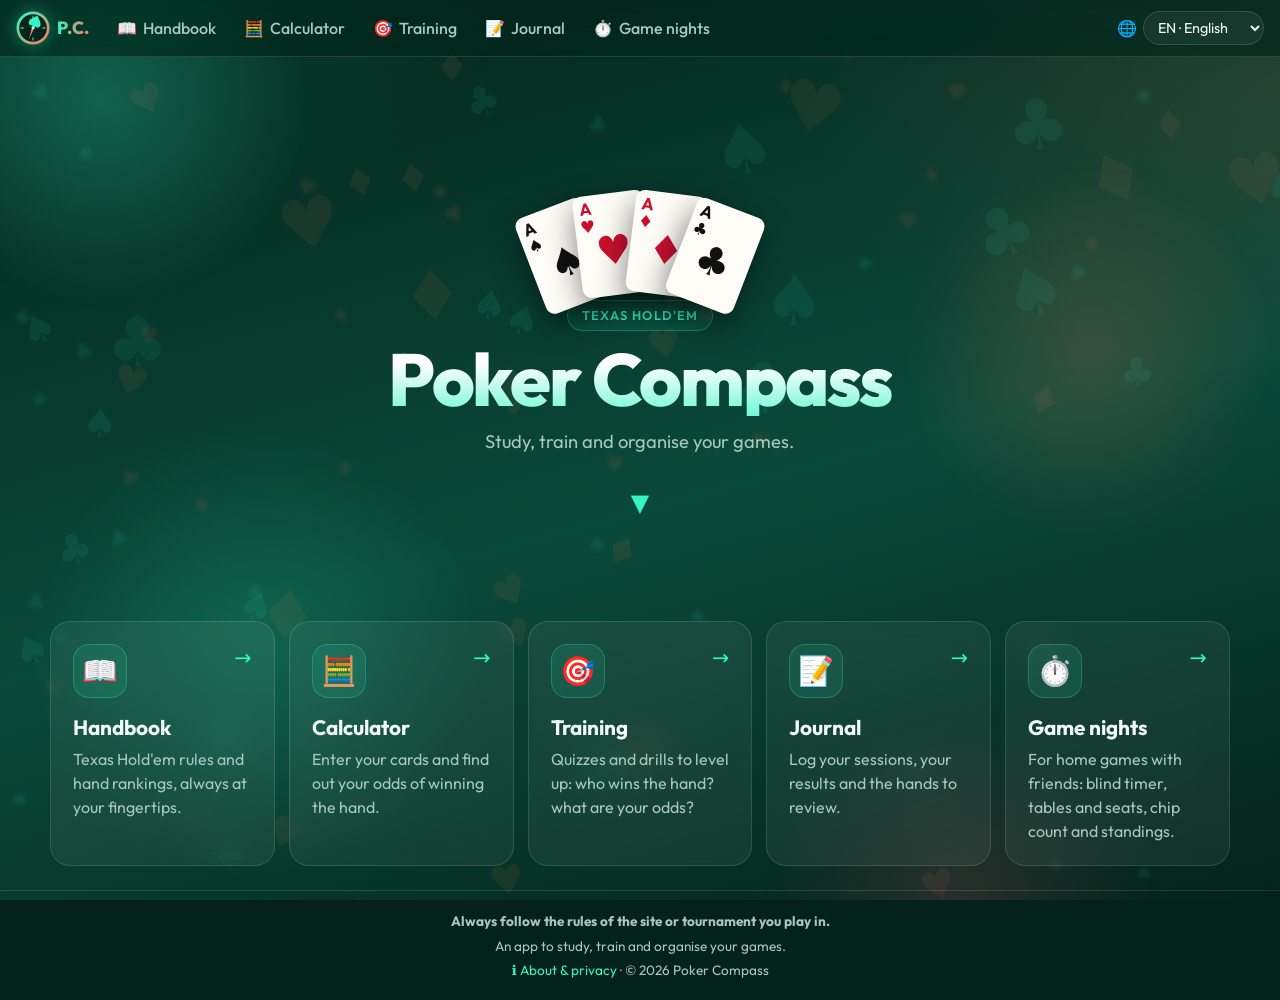
<file: index.html>
<!DOCTYPE html>
<html lang="it">
<head>
  <meta charset="UTF-8">
  <meta name="viewport" content="width=device-width, initial-scale=1">
  <title>Poker Compass</title>
  <!-- Le traduzioni: deve essere il primo script della pagina -->
  <script src="lingua.js"></script>
  <!-- L'icona nella scheda del browser: il logo (bussola con l'ago a picche) -->
  <link rel="icon" href="logo.svg" type="image/svg+xml">
  <!-- L'app installabile: la sua "carta d'identità", il colore della barra in alto
       e l'icona per iPhone -->
  <link rel="manifest" href="manifest.webmanifest">
  <meta name="theme-color" content="#04221a">
  <link rel="apple-touch-icon" href="icone/apple-touch-icon.png">
  <link rel="stylesheet" href="style.css">
</head>
<!-- data-pagina dice a comune.js in quale pagina siamo -->
<body data-pagina="home">

  <!-- Qui comune.js disegna il menu -->
  <header id="menu"></header>

  <main>
    <!-- Titolo grande: con data-parallasse si muove più lento della pagina -->
    <section class="eroe">
      <div class="eroe-testo" data-parallasse="0.35">
        <!-- Il "logo": un ventaglio con i 4 assi, carte disegnate da noi (comune.js le trasforma in carte) -->
        <div class="mano ventaglio" data-carte="A♠ A♥ A♦ A♣" aria-hidden="true"></div>
        <span data-t class="etichetta-eroe">Texas Hold'em</span>
        <!-- Il nome del sito (scelto dall'utente): uguale in tutte le lingue -->
        <h1>Poker Compass</h1>
        <p class="sottotitolo" data-t>
          Studia, allenati e organizza le tue partite.
        </p>
        <div class="scorri" aria-hidden="true">▼</div>
      </div>
    </section>

    <!-- Qui comune.js disegna le 5 schede delle sezioni -->
    <section id="schede"></section>
  </main>

  <!-- Qui comune.js disegna il piè di pagina con l'avviso -->
  <footer id="piede"></footer>

  <script src="comune.js"></script>
</body>
</html>
</file>
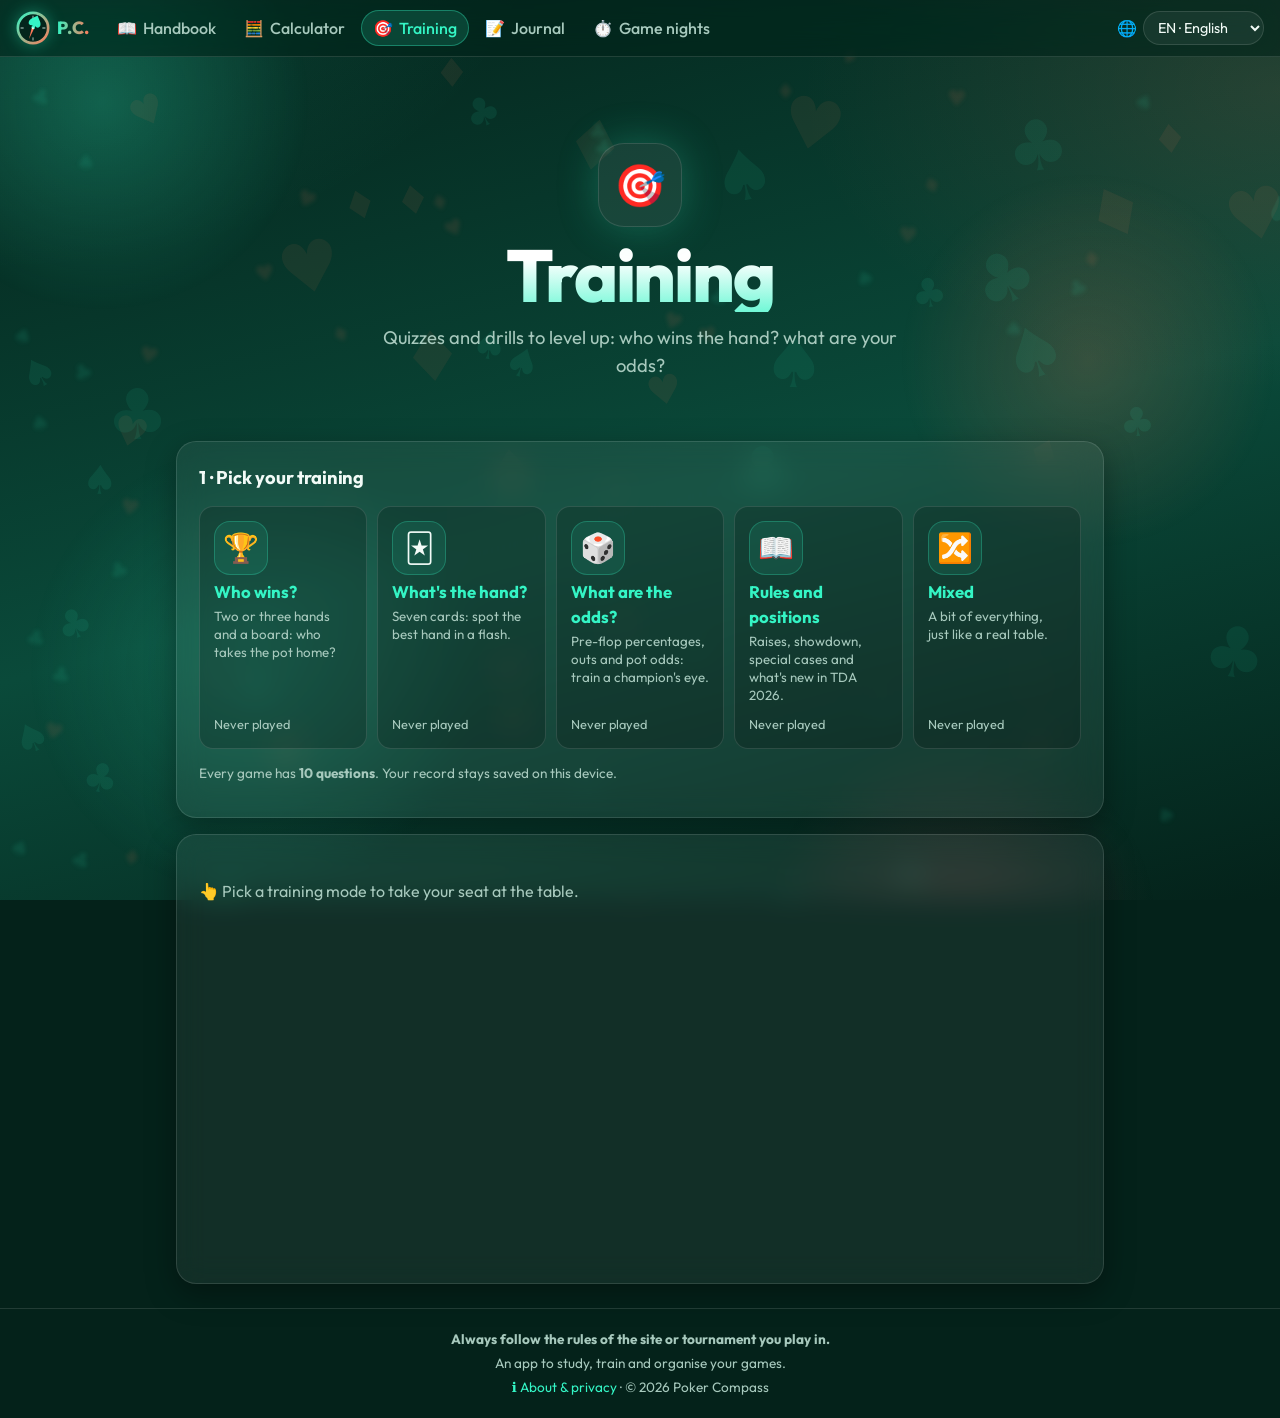
<file: allenamento.html>
<!DOCTYPE html>
<html lang="it">
<head>
  <meta charset="UTF-8">
  <meta name="viewport" content="width=device-width, initial-scale=1">
  <!-- Il titolo della scheda lo scrive comune.js -->
  <title>Poker Compass</title>
  <!-- Le traduzioni: deve essere il primo script della pagina -->
  <script src="lingua.js"></script>
  <!-- L'icona nella scheda del browser: il logo (bussola con l'ago a picche) -->
  <link rel="icon" href="logo.svg" type="image/svg+xml">
  <!-- L'app installabile: la sua "carta d'identità", il colore della barra in alto
       e l'icona per iPhone -->
  <link rel="manifest" href="manifest.webmanifest">
  <meta name="theme-color" content="#04221a">
  <link rel="apple-touch-icon" href="icone/apple-touch-icon.png">
  <link rel="stylesheet" href="style.css">
</head>
<!-- data-pagina dice a comune.js in quale sezione siamo -->
<body data-pagina="allenamento">

  <!-- Qui comune.js disegna il menu -->
  <header id="menu"></header>

  <main>
    <!-- Qui comune.js scrive icona, nome e descrizione della sezione -->
    <section class="eroe piccolo" id="titolo-sezione"></section>

    <!-- ===== 1. La scelta dell'allenamento ===== -->
    <section class="pannello">
      <h2 data-t class="titolo-pannello">1 · Scegli l'allenamento</h2>
      <!-- Le schede dei 5 allenamenti: le disegna allenamento.js -->
      <div class="scelta-quiz" id="scelta-quiz"></div>
      <p data-t class="aiuto">Ogni partita è di <strong>10 domande</strong>. Il tuo record resta salvato su questo dispositivo.</p>
    </section>

    <!-- ===== 2. Il quiz ===== -->
    <section class="pannello quiz" id="quiz" aria-live="polite">
      <!-- Lo riempie allenamento.js -->
    </section>
  </main>

  <!-- Qui comune.js disegna il piè di pagina con l'avviso -->
  <footer id="piede"></footer>

  <script src="comune.js"></script>
  <script src="valutatore.js"></script>
  <script src="dati-mani-iniziali.js"></script>
  <script src="domande-regole.js"></script>
  <script src="allenamento.js"></script>
</body>
</html>
</file>
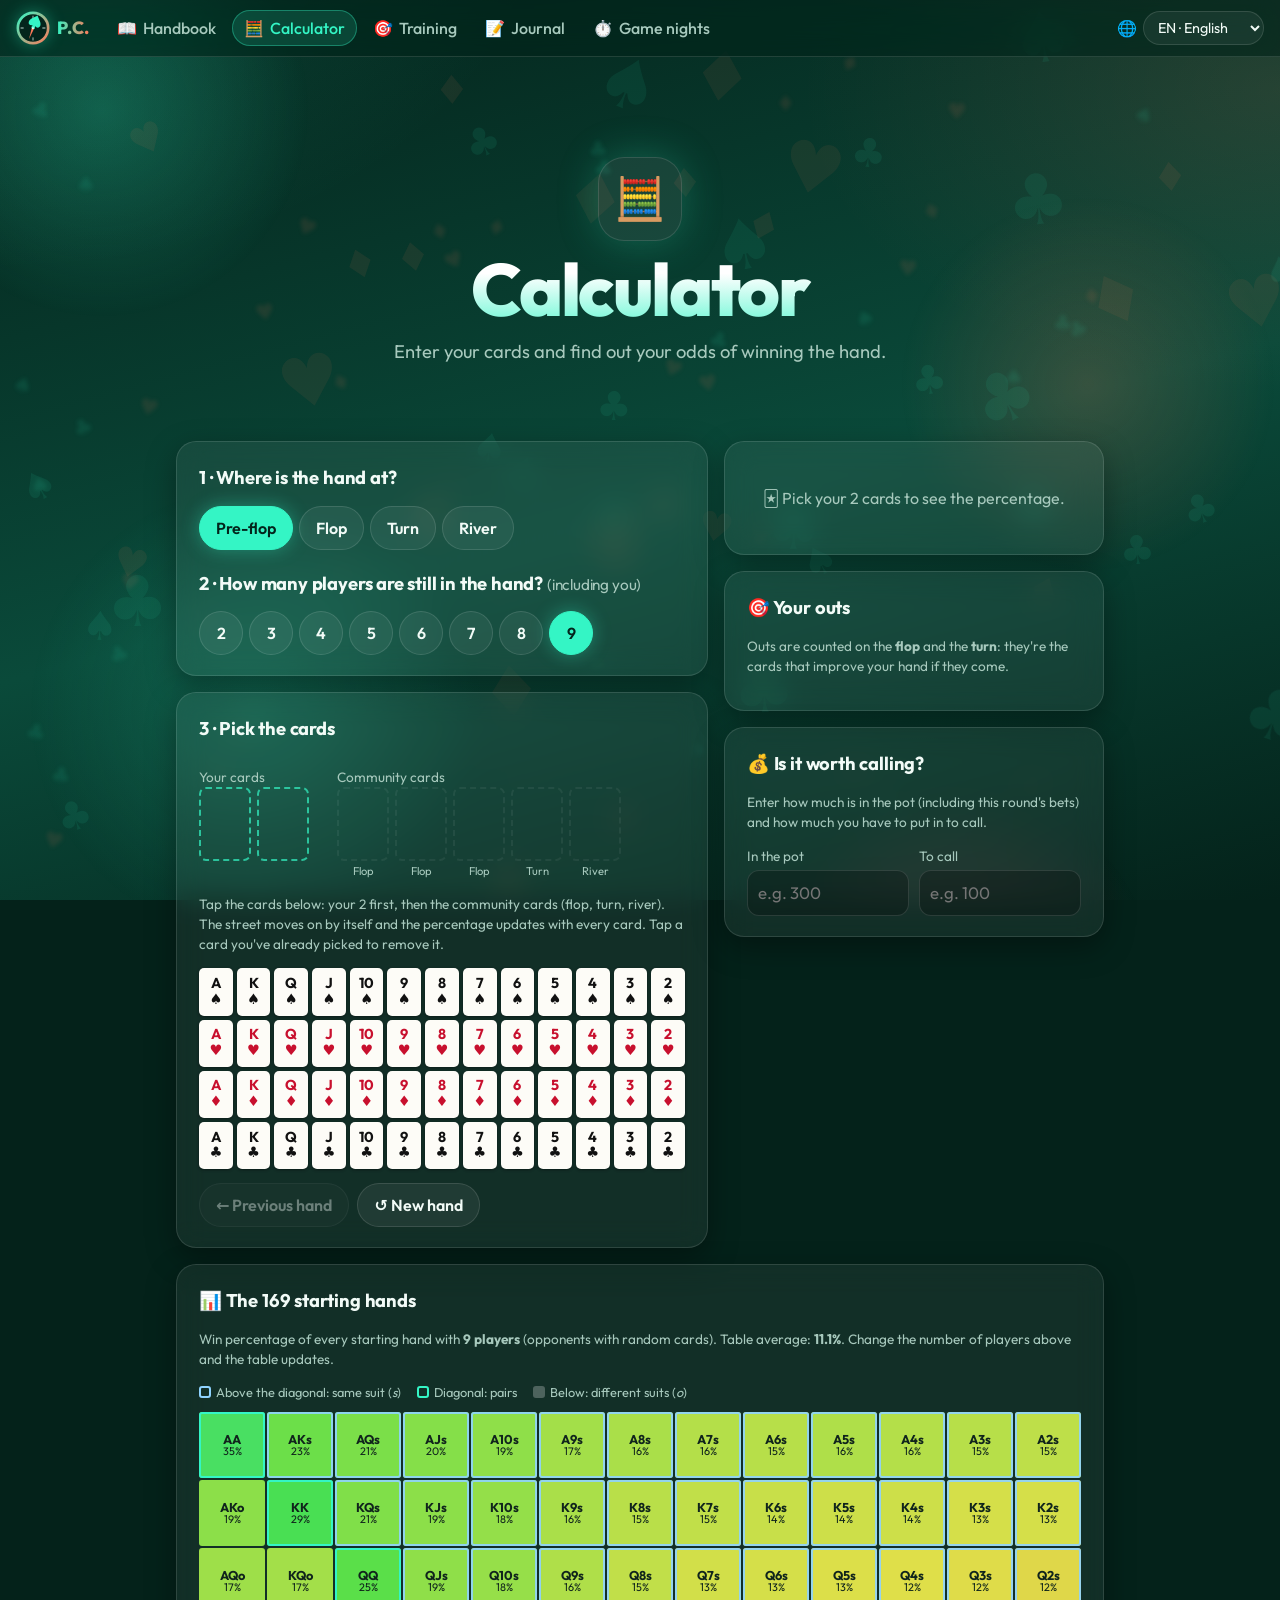
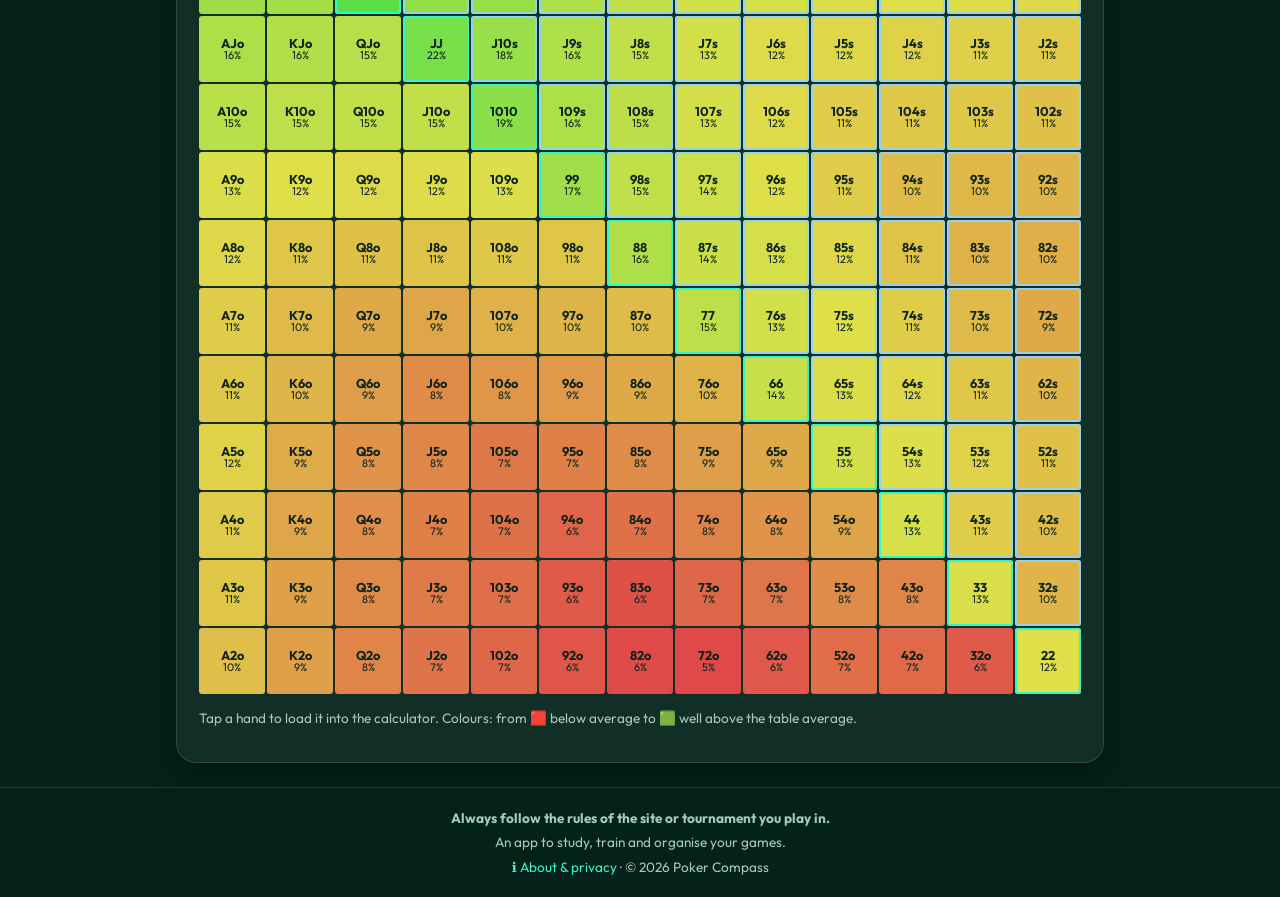
<file: calcolatore.html>
<!DOCTYPE html>
<html lang="it">
<head>
  <meta charset="UTF-8">
  <meta name="viewport" content="width=device-width, initial-scale=1">
  <!-- Il titolo della scheda lo scrive comune.js -->
  <title>Poker Compass</title>
  <!-- Le traduzioni: deve essere il primo script della pagina -->
  <script src="lingua.js"></script>
  <!-- L'icona nella scheda del browser: il logo (bussola con l'ago a picche) -->
  <link rel="icon" href="logo.svg" type="image/svg+xml">
  <!-- L'app installabile: la sua "carta d'identità", il colore della barra in alto
       e l'icona per iPhone -->
  <link rel="manifest" href="manifest.webmanifest">
  <meta name="theme-color" content="#04221a">
  <link rel="apple-touch-icon" href="icone/apple-touch-icon.png">
  <link rel="stylesheet" href="style.css">
</head>
<!-- data-pagina dice a comune.js in quale sezione siamo -->
<body data-pagina="calcolatore">

  <!-- Qui comune.js disegna il menu -->
  <header id="menu"></header>

  <main>
    <!-- Qui comune.js scrive icona, nome e descrizione della sezione -->
    <section class="eroe piccolo" id="titolo-sezione"></section>

    <div class="calcolatore">

      <!-- ===== 1. Le scelte: fase della mano e numero di giocatori ===== -->
      <section class="pannello">
        <h2 data-t class="titolo-pannello">1 · A che punto è la mano?</h2>
        <!-- Pulsanti della fase: li gestisce calcolatore.js -->
        <div class="pulsanti-scelta" id="scelta-fase" role="radiogroup" aria-label="Fase della mano" data-t-aria>
          <button data-t type="button" data-fase="preflop">Pre-flop</button>
          <button data-t type="button" data-fase="flop">Flop</button>
          <button data-t type="button" data-fase="turn">Turn</button>
          <button data-t type="button" data-fase="river">River</button>
        </div>

        <h2 data-t class="titolo-pannello">2 · Quanti giocatori sono ancora in gioco? <small>(te compreso)</small></h2>
        <div class="pulsanti-scelta" id="scelta-giocatori" role="radiogroup" aria-label="Numero di giocatori" data-t-aria></div>
      </section>

      <!-- ===== 2. Le carte scelte ===== -->
      <section class="pannello">
        <h2 data-t class="titolo-pannello">3 · Scegli le carte</h2>
        <div class="posti-carte">
          <div>
            <p data-t class="etichetta">Le tue carte</p>
            <div class="fila-posti" id="posti-mie"></div>
          </div>
          <div>
            <p data-t class="etichetta">Carte comuni</p>
            <div class="fila-posti" id="posti-tavolo"></div>
          </div>
        </div>
        <p data-t class="aiuto">Tocca le carte qui sotto: prima le tue 2, poi quelle comuni (flop, turn, river).
          La fase avanza da sola e la percentuale si aggiorna a ogni carta.
          Tocca una carta già scelta per toglierla.</p>

        <!-- Il mazzo completo da cui scegliere: lo disegna calcolatore.js -->
        <div class="mazzo-scelta" id="mazzo-scelta"></div>

        <div class="pulsanti-mano">
          <button data-t type="button" class="pulsante-secondario" id="mano-precedente" disabled>← Mano precedente</button>
          <button data-t type="button" class="pulsante-secondario" id="nuova-mano">↺ Nuova mano</button>
        </div>
      </section>

      <!-- Colonna di destra (sul telefono va sotto): risultato, outs, pot odds -->
      <div class="colonna-destra">

        <!-- ===== 3. Il risultato ===== -->
        <section class="pannello risultato" id="risultato" aria-live="polite">
          <!-- Lo riempie calcolatore.js -->
        </section>

        <!-- ===== 4. Gli outs ===== -->
        <section class="pannello" id="outs">
          <!-- Lo riempie calcolatore.js (solo al flop e al turn) -->
        </section>

        <!-- ===== 5. Le pot odds ===== -->
        <section class="pannello">
          <h2 data-t class="titolo-pannello">💰 Ti conviene vedere?</h2>
          <p data-t class="aiuto">Scrivi quanto c'è nel piatto (puntate di questo giro comprese) e quanto devi mettere per vedere.</p>
          <div class="campi-pot">
            <label><span data-t>Nel piatto</span>
              <input type="number" id="pot-piatto" min="0" step="any" inputmode="decimal" placeholder="es. 300" data-t-placeholder>
            </label>
            <label><span data-t>Da pagare</span>
              <input type="number" id="pot-puntata" min="0" step="any" inputmode="decimal" placeholder="es. 100" data-t-placeholder>
            </label>
          </div>
          <div id="pot-esito" aria-live="polite"></div>
        </section>

      </div>
    </div>

    <!-- ===== 6. La tabella delle 169 mani iniziali ===== -->
    <section class="pannello tabella-mani">
      <h2 data-t class="titolo-pannello">📊 Le 169 mani iniziali</h2>
      <p class="aiuto" id="spiega-tabella">
        <!-- Lo scrive calcolatore.js -->
      </p>
      <div data-t class="legenda-tabella">
        <span><b class="campione s"></b>Sopra la diagonale: stesso seme (<em>s</em>)</span>
        <span><b class="campione p"></b>Diagonale: coppie</span>
        <span><b class="campione o"></b>Sotto: semi diversi (<em>o</em>)</span>
      </div>
      <!-- La griglia 13×13: la disegna calcolatore.js -->
      <div class="griglia-mani" id="griglia-mani"></div>
      <p data-t class="aiuto">Tocca una mano per metterla nel calcolatore. Colori: dal 🟥 sotto la media al 🟩 molto sopra la media del tavolo.</p>
    </section>
  </main>

  <!-- Qui comune.js disegna il piè di pagina con l'avviso -->
  <footer id="piede"></footer>

  <script src="comune.js"></script>
  <script src="valutatore.js"></script>
  <script src="dati-mani-iniziali.js"></script>
  <script src="calcolatore.js"></script>
</body>
</html>
</file>
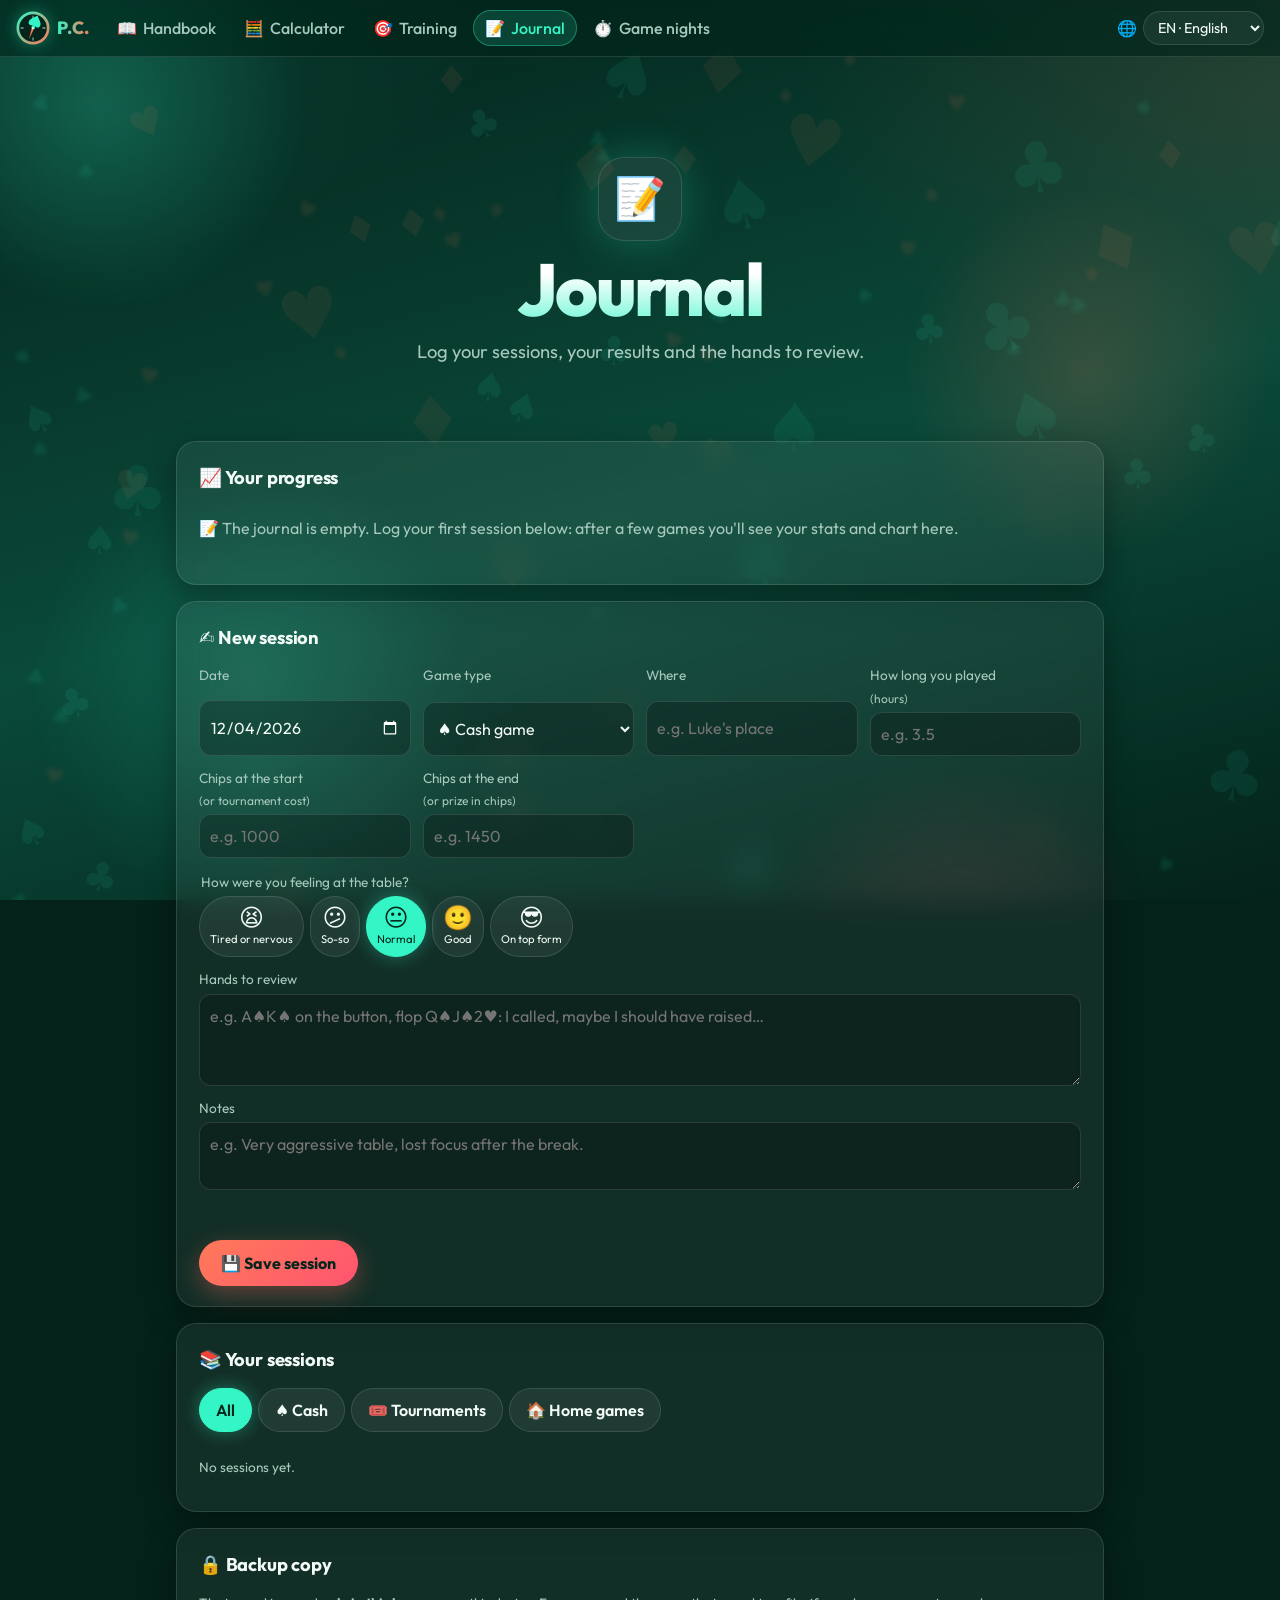
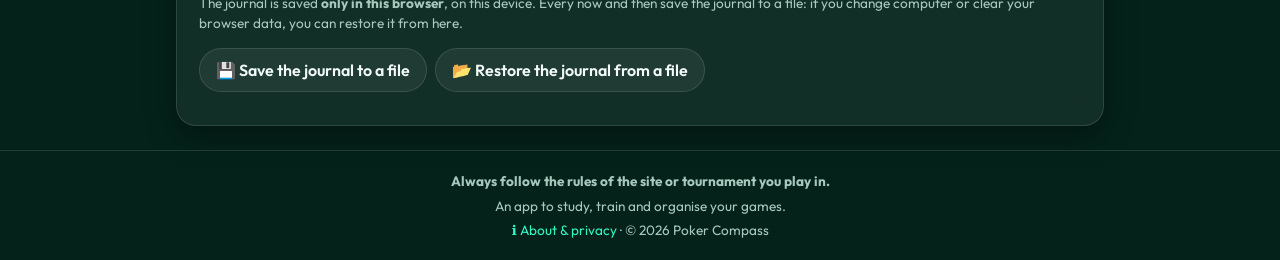
<file: diario.html>
<!DOCTYPE html>
<html lang="it">
<head>
  <meta charset="UTF-8">
  <meta name="viewport" content="width=device-width, initial-scale=1">
  <!-- Il titolo della scheda lo scrive comune.js -->
  <title>Poker Compass</title>
  <!-- Le traduzioni: deve essere il primo script della pagina -->
  <script src="lingua.js"></script>
  <!-- L'icona nella scheda del browser: il logo (bussola con l'ago a picche) -->
  <link rel="icon" href="logo.svg" type="image/svg+xml">
  <!-- L'app installabile: la sua "carta d'identità", il colore della barra in alto
       e l'icona per iPhone -->
  <link rel="manifest" href="manifest.webmanifest">
  <meta name="theme-color" content="#04221a">
  <link rel="apple-touch-icon" href="icone/apple-touch-icon.png">
  <link rel="stylesheet" href="style.css">
</head>
<!-- data-pagina dice a comune.js in quale sezione siamo -->
<body data-pagina="diario">

  <!-- Qui comune.js disegna il menu -->
  <header id="menu"></header>

  <main>
    <!-- Qui comune.js scrive icona, nome e descrizione della sezione -->
    <section class="eroe piccolo" id="titolo-sezione"></section>

    <!-- ===== 1. Le statistiche e il grafico ===== -->
    <section class="pannello" id="statistiche">
      <!-- Lo riempie diario.js -->
    </section>

    <!-- ===== 2. Il modulo per annotare una sessione ===== -->
    <section class="pannello">
      <h2 data-t class="titolo-pannello" id="titolo-modulo">✍️ Nuova sessione</h2>
      <form id="modulo-sessione" class="modulo" autocomplete="off">
        <!-- Se stiamo modificando una sessione, qui c'è il suo numero -->
        <input type="hidden" id="campo-id">

        <div class="campi">
          <label><span data-t>Data</span>
            <input type="date" id="campo-data" required>
          </label>
          <label><span data-t>Tipo di partita</span>
            <select id="campo-tipo">
              <option data-t value="cash">♠ Cash game</option>
              <option data-t value="torneo">🎟️ Torneo</option>
              <option data-t value="serata">🏠 Serata tra amici</option>
            </select>
          </label>
          <label><span data-t>Dove</span>
            <input type="text" id="campo-luogo" placeholder="es. Casa di Luca" maxlength="60" data-t-placeholder>
          </label>
          <label><span data-t>Quanto hai giocato</span> <small data-t>(ore)</small>
            <input type="number" id="campo-ore" min="0" max="48" step="0.25" inputmode="decimal" placeholder="es. 3,5" data-t-placeholder>
          </label>
          <label><span data-t>Fiches all'inizio</span> <small data-t>(o costo del torneo)</small>
            <input type="number" id="campo-entrata" min="0" step="any" inputmode="decimal" required placeholder="es. 1000" data-t-placeholder>
          </label>
          <label><span data-t>Fiches alla fine</span> <small data-t>(o premio in fiches)</small>
            <input type="number" id="campo-uscita" min="0" step="any" inputmode="decimal" required placeholder="es. 1450" data-t-placeholder>
          </label>
          <!-- Solo per i tornei: lo mostra diario.js -->
          <label class="solo-torneo"><span data-t>Posizione finale</span>
            <input type="number" id="campo-posizione" min="1" step="1" inputmode="numeric" placeholder="es. 3" data-t-placeholder>
          </label>
          <label class="solo-torneo"><span data-t>Iscritti</span>
            <input type="number" id="campo-iscritti" min="2" step="1" inputmode="numeric" placeholder="es. 24" data-t-placeholder>
          </label>
        </div>

        <!-- Lo stato d'animo: aiuta a capire quando giochi meglio -->
        <fieldset class="umore">
          <legend data-t>Come stavi al tavolo?</legend>
          <div class="pulsanti-scelta" id="scelta-umore" role="radiogroup" aria-label="Umore" data-t-aria></div>
        </fieldset>

        <label class="campo-largo"><span data-t>Mani da rivedere</span>
          <textarea id="campo-mani" rows="3" maxlength="2000"
            placeholder="es. A♠K♠ al bottone, flop Q♠J♠2♥: ho chiamato, forse era meglio rilanciare…" data-t-placeholder></textarea>
        </label>
        <label class="campo-largo"><span data-t>Note</span>
          <textarea id="campo-note" rows="2" maxlength="2000"
            placeholder="es. Tavolo molto aggressivo, ho perso concentrazione dopo la pausa." data-t-placeholder></textarea>
        </label>

        <p class="anteprima-risultato" id="anteprima-risultato" aria-live="polite"></p>

        <div class="pulsanti-mano">
          <button data-t type="submit" class="pulsante-principale" id="salva-sessione">💾 Salva sessione</button>
          <button data-t type="button" class="pulsante-secondario" id="annulla-modifica" hidden>Annulla modifica</button>
        </div>
      </form>
    </section>

    <!-- ===== 3. L'elenco delle sessioni ===== -->
    <section class="pannello">
      <h2 data-t class="titolo-pannello">📚 Le tue sessioni</h2>
      <div class="pulsanti-scelta" id="filtro-tipo" role="radiogroup" aria-label="Filtra per tipo" data-t-aria>
        <button data-t type="button" data-filtro="tutte">Tutte</button>
        <button data-t type="button" data-filtro="cash">♠ Cash</button>
        <button data-t type="button" data-filtro="torneo">🎟️ Tornei</button>
        <button data-t type="button" data-filtro="serata">🏠 Serate</button>
      </div>
      <div id="elenco-sessioni" class="elenco-sessioni">
        <!-- Lo riempie diario.js -->
      </div>
    </section>

    <!-- ===== 4. Copia di sicurezza ===== -->
    <section class="pannello">
      <h2 data-t class="titolo-pannello">🔒 Copia di sicurezza</h2>
      <p data-t class="aiuto">Il diario è salvato <strong>solo in questo browser</strong>, su questo dispositivo.
        Ogni tanto salva il diario in un file: se cambi computer o cancelli i dati del browser, lo ripristini da qui.</p>
      <div class="pulsanti-mano">
        <button data-t type="button" class="pulsante-secondario" id="esporta">💾 Salva il diario in un file</button>
        <label class="pulsante-secondario carica-file"><span data-t>📂 Ripristina il diario da un file</span>
          <input type="file" id="importa" accept="application/json,.json" hidden>
        </label>
      </div>
      <p class="aiuto" id="esito-copia" aria-live="polite"></p>
    </section>
  </main>

  <!-- Qui comune.js disegna il piè di pagina con l'avviso -->
  <footer id="piede"></footer>

  <script src="comune.js"></script>
  <script src="diario.js"></script>
</body>
</html>
</file>
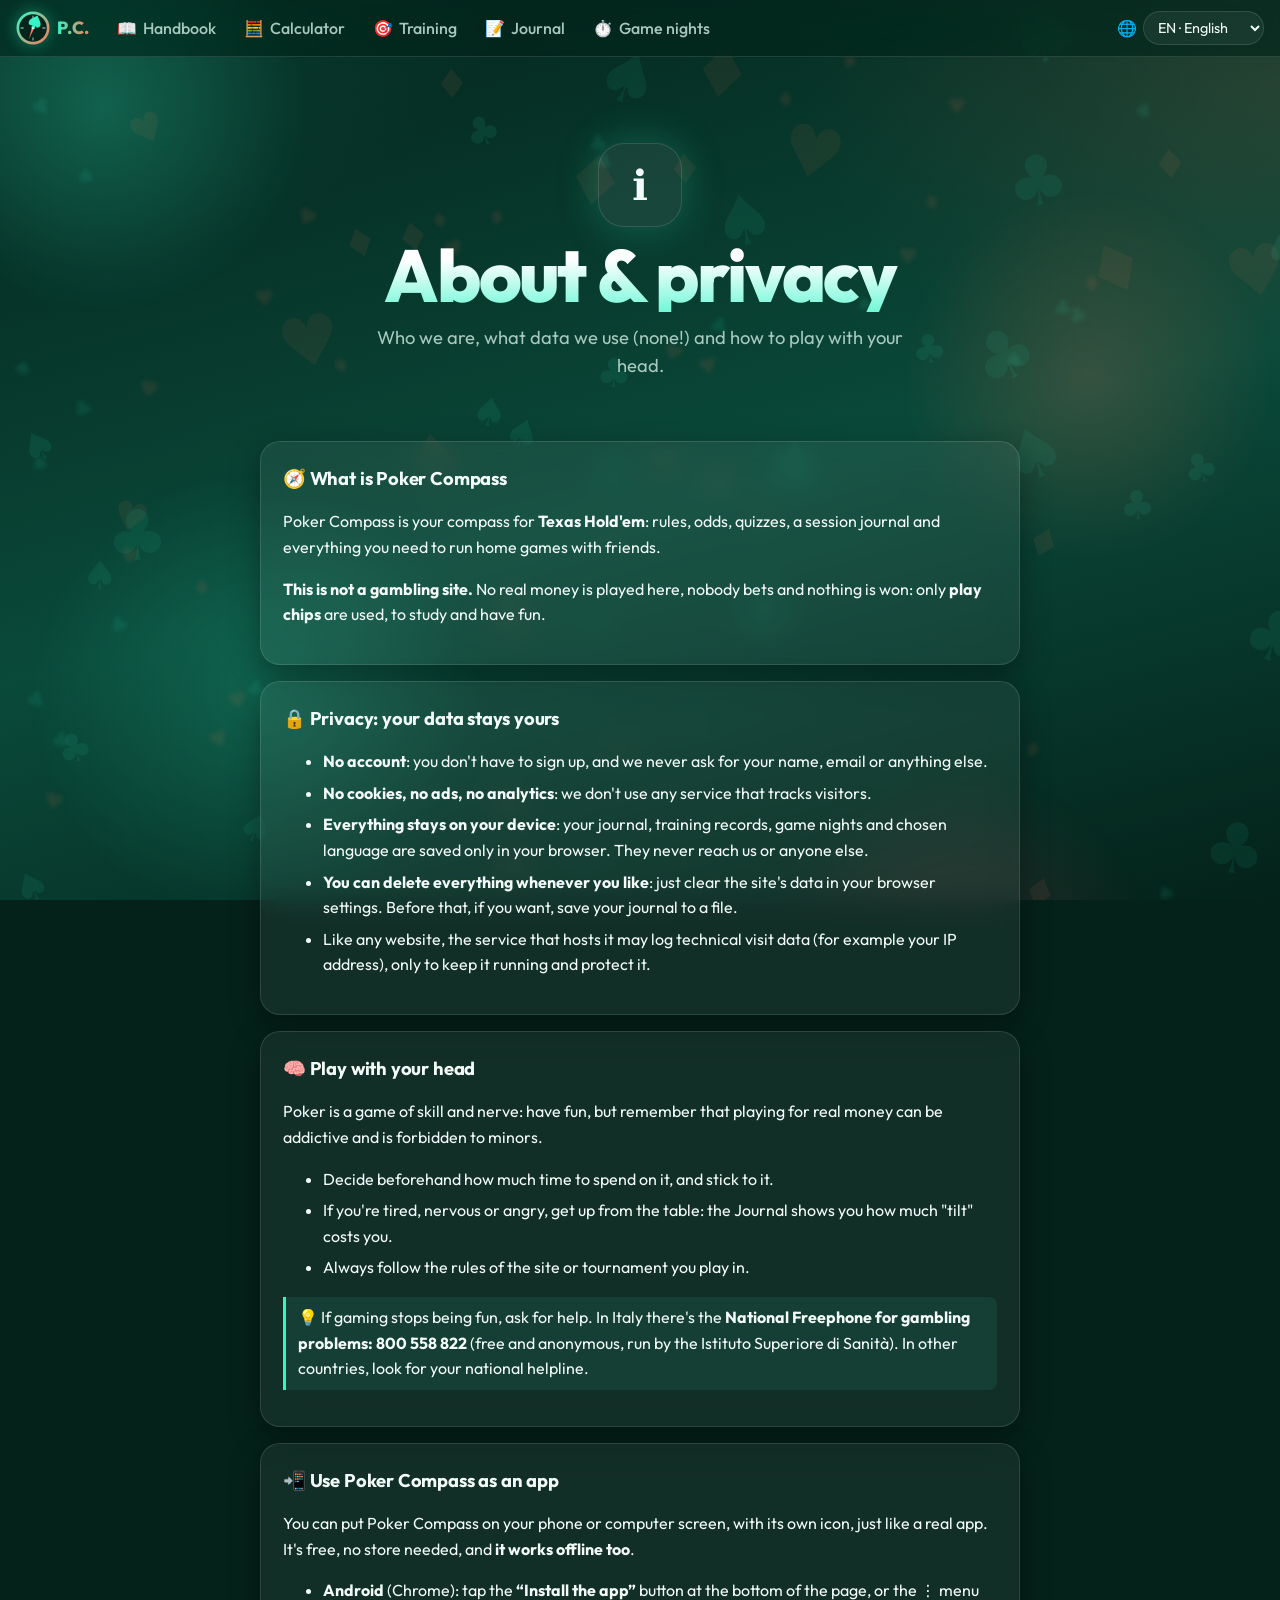
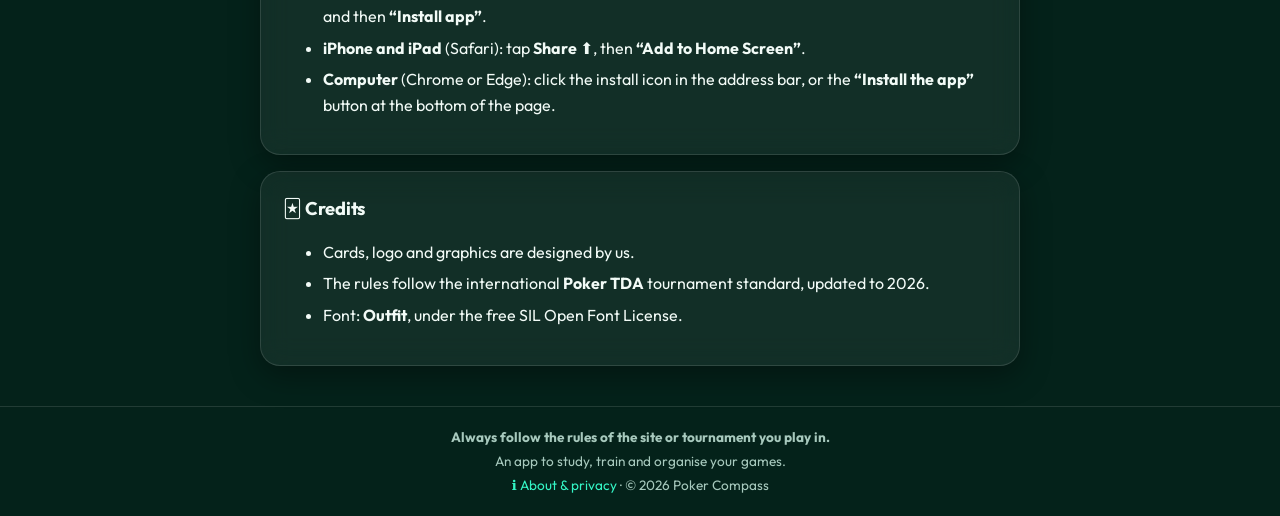
<file: info.html>
<!DOCTYPE html>
<html lang="it">
<head>
  <meta charset="UTF-8">
  <meta name="viewport" content="width=device-width, initial-scale=1">
  <title>Info e privacy – Poker Compass</title>
  <!-- Le traduzioni: deve essere il primo script della pagina -->
  <script src="lingua.js"></script>
  <!-- L'icona nella scheda del browser: il logo (bussola con l'ago a picche) -->
  <link rel="icon" href="logo.svg" type="image/svg+xml">
  <!-- L'app installabile: la sua "carta d'identità", il colore della barra in alto
       e l'icona per iPhone -->
  <link rel="manifest" href="manifest.webmanifest">
  <meta name="theme-color" content="#04221a">
  <link rel="apple-touch-icon" href="icone/apple-touch-icon.png">
  <link rel="stylesheet" href="style.css">
</head>
<!-- Pagina "Info e privacy": cos'è l'app, quali dati usa (nessuno), gioco responsabile.
     Si apre dal link nel piè di pagina. -->
<body data-pagina="info">

  <!-- Qui comune.js disegna il menu -->
  <header id="menu"></header>

  <main>
    <!-- Titolo grande: con data-parallasse si muove più lento della pagina -->
    <section class="eroe piccolo">
      <div class="eroe-testo" data-parallasse="0.35">
        <span class="icona-eroe">ℹ️</span>
        <h1 data-t>Info e privacy</h1>
        <p class="sottotitolo" data-t>Chi siamo, che dati usiamo (nessuno!) e come giocare con la testa.</p>
      </div>
    </section>

    <!-- ===== 1. Cos'è Poker Compass ===== -->
    <section class="pannello testo-info">
      <h2 class="titolo-pannello" data-t>🧭 Cos'è Poker Compass</h2>
      <p data-t>Poker Compass è la tua bussola per il <strong>Texas Hold'em</strong>: regole, probabilità, quiz, un diario delle sessioni e tutto il necessario per organizzare le serate tra amici.</p>
      <p data-t><strong>Non è un sito di gioco.</strong> Qui non si gioca con soldi veri, non si scommette e non si vince niente: si usano solo <strong>fiches finte</strong>, per studiare e divertirsi.</p>
    </section>

    <!-- ===== 2. Privacy ===== -->
    <section class="pannello testo-info">
      <h2 class="titolo-pannello" data-t>🔒 Privacy: i tuoi dati restano tuoi</h2>
      <ul>
        <li data-t><strong>Nessun account</strong>: non devi registrarti e non ti chiediamo nome, email o altro.</li>
        <li data-t><strong>Nessun cookie, nessuna pubblicità, nessuna statistica</strong>: non usiamo servizi che tracciano i visitatori.</li>
        <li data-t><strong>Tutto resta sul tuo dispositivo</strong>: il diario, i record dell'allenamento, le serate e la lingua scelta sono salvati solo nel tuo browser. Non arrivano a noi né a nessun altro.</li>
        <li data-t><strong>Puoi cancellare tutto quando vuoi</strong>: basta eliminare i dati del sito dalle impostazioni del browser. Prima, se vuoi, salva il diario in un file.</li>
        <li data-t>Come ogni sito, il servizio che lo ospita può registrare dati tecnici delle visite (per esempio l'indirizzo IP) solo per farlo funzionare e proteggerlo.</li>
      </ul>
    </section>

    <!-- ===== 3. Gioco responsabile ===== -->
    <section class="pannello testo-info">
      <h2 class="titolo-pannello" data-t>🧠 Gioca con la testa</h2>
      <p data-t>Il poker è un gioco di abilità e di testa: divertiti, ma ricorda che il gioco con soldi veri può creare dipendenza ed è vietato ai minori.</p>
      <ul>
        <li data-t>Stabilisci prima quanto tempo dedicarci, e rispettalo.</li>
        <li data-t>Se sei stanco, nervoso o arrabbiato, alzati dal tavolo: il Diario ti mostra quanto ti costa il "tilt".</li>
        <li data-t>Rispetta sempre le regole del sito o del torneo in cui giochi.</li>
      </ul>
      <p class="consiglio" data-t>💡 Se il gioco smette di essere un divertimento, chiedi aiuto. In Italia c'è il <strong>Telefono Verde Nazionale per le problematiche legate al gioco d'azzardo: 800 558 822</strong> (gratuito e anonimo, dell'Istituto Superiore di Sanità).</p>
    </section>

    <!-- ===== 4. Installare l'app ===== -->
    <section class="pannello testo-info">
      <h2 class="titolo-pannello" data-t>📲 Usa Poker Compass come un'app</h2>
      <p data-t>Puoi mettere Poker Compass sulla schermata del telefono o del computer, con la sua icona, come una vera app. È gratis, non serve nessuno store e <strong>funziona anche senza internet</strong>.</p>
      <ul>
        <li data-t><strong>Android</strong> (Chrome): tocca il pulsante <strong>«Installa l'app»</strong> in fondo alla pagina, oppure il menu ⋮ e poi <strong>«Installa app»</strong>.</li>
        <li data-t><strong>iPhone e iPad</strong> (Safari): tocca <strong>Condividi</strong> ⬆️ e poi <strong>«Aggiungi alla schermata Home»</strong>.</li>
        <li data-t><strong>Computer</strong> (Chrome o Edge): clicca l'icona di installazione nella barra dell'indirizzo, oppure il pulsante <strong>«Installa l'app»</strong> in fondo alla pagina.</li>
      </ul>
    </section>

    <!-- ===== 5. Crediti ===== -->
    <section class="pannello testo-info">
      <h2 class="titolo-pannello" data-t>🃏 Crediti</h2>
      <ul>
        <li data-t>Carte, logo e grafica sono disegnati da noi.</li>
        <li data-t>Le regole seguono lo standard internazionale dei tornei <strong>Poker TDA</strong>, aggiornato al 2026.</li>
        <li data-t>Carattere: <strong>Outfit</strong>, con licenza libera SIL Open Font License.</li>
      </ul>
    </section>
  </main>

  <!-- Qui comune.js disegna il piè di pagina con l'avviso -->
  <footer id="piede"></footer>

  <script src="comune.js"></script>
</body>
</html>
</file>
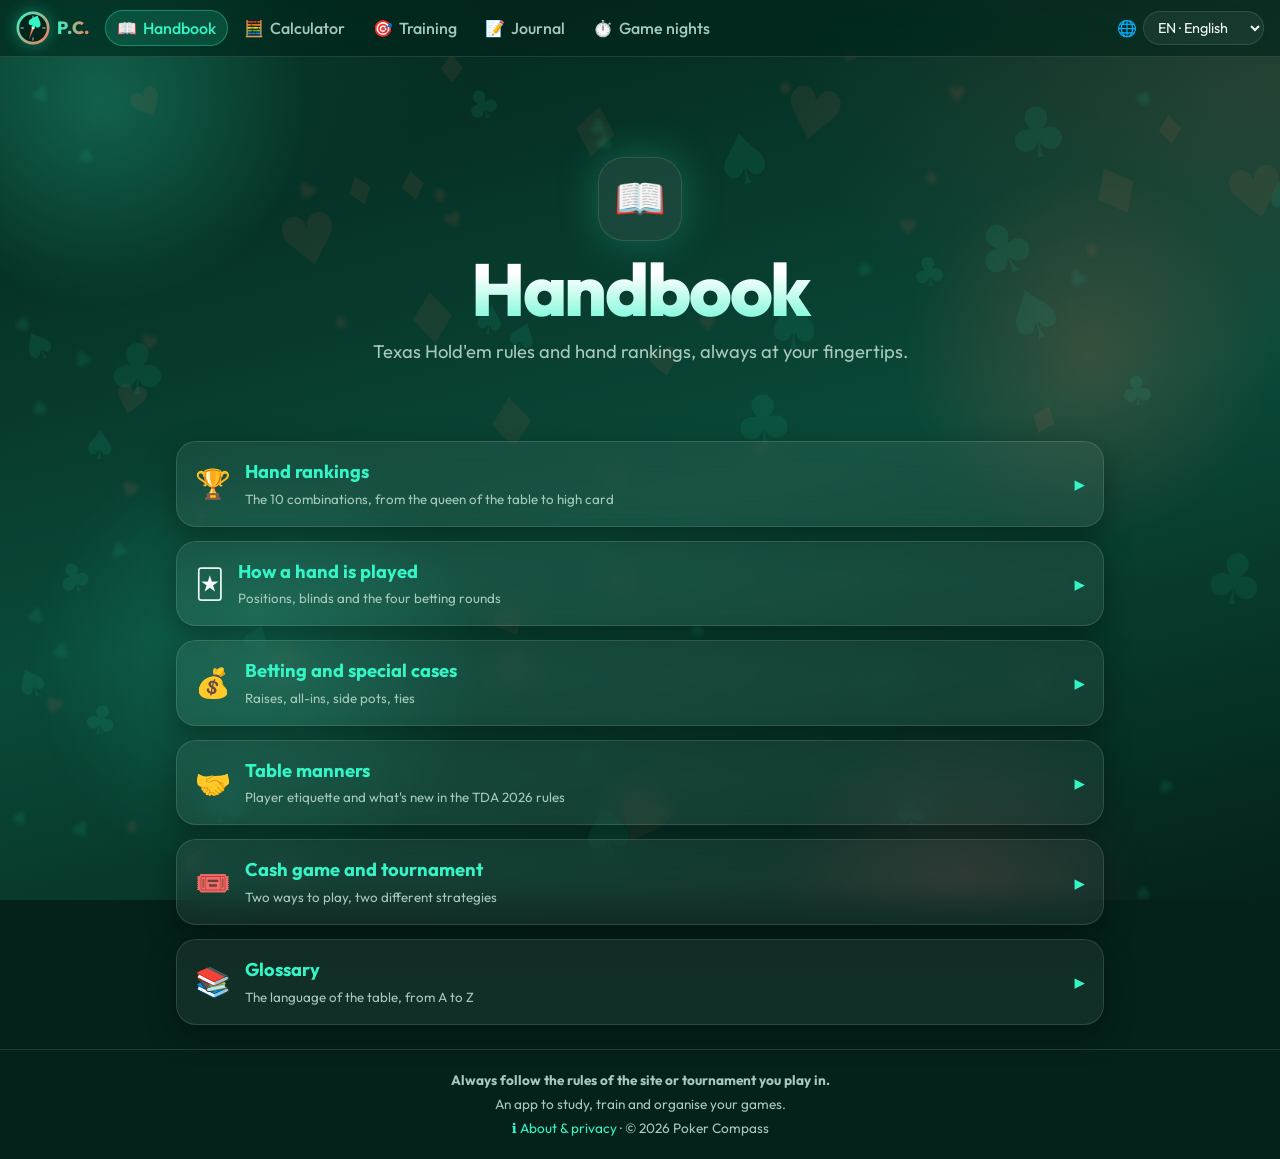
<file: prontuario.html>
<!DOCTYPE html>
<html lang="it">
<head>
  <meta charset="UTF-8">
  <meta name="viewport" content="width=device-width, initial-scale=1">
  <!-- Il titolo della scheda lo scrive comune.js -->
  <title>Poker Compass</title>
  <!-- Le traduzioni: deve essere il primo script della pagina -->
  <script src="lingua.js"></script>
  <!-- L'icona nella scheda del browser: il logo (bussola con l'ago a picche) -->
  <link rel="icon" href="logo.svg" type="image/svg+xml">
  <!-- L'app installabile: la sua "carta d'identità", il colore della barra in alto
       e l'icona per iPhone -->
  <link rel="manifest" href="manifest.webmanifest">
  <meta name="theme-color" content="#04221a">
  <link rel="apple-touch-icon" href="icone/apple-touch-icon.png">
  <link rel="stylesheet" href="style.css">
</head>
<!-- data-pagina dice a comune.js in quale sezione siamo -->
<body data-pagina="prontuario">

  <!-- Qui comune.js disegna il menu -->
  <header id="menu"></header>

  <main>
    <!-- Qui comune.js scrive icona, nome e descrizione della sezione -->
    <section class="eroe piccolo" id="titolo-sezione"></section>

    <!-- ========================================================
         Le schede apri/chiudi: <details> è un riquadro che si apre
         quando tocchi il suo titolo (<summary>). Non serve codice.
         ======================================================== -->
    <div class="schede-prontuario">

      <!-- ====================== SCHEDA 1 ====================== -->
      <details class="scheda-apribile" id="punti">
        <summary data-t>
          <span class="icona-scheda">🏆</span>
          <span>
            <strong>Classifica dei punti</strong>
            <small>Le 10 combinazioni, dalla regina del tavolo alla carta alta</small>
          </span>
        </summary>

        <div class="contenuto-scheda">
          <p data-t>
            Alla fine della mano vince chi ha il <strong>punto più forte di 5 carte</strong>.
            Ecco la scala del potere, dalla mano dei sogni a quella da "ci ho provato".
            La percentuale indica quanto spesso esce quel punto usando 7 carte (le tue 2 + le 5 comuni).
          </p>

          <ol class="classifica">
            <li>
              <div data-t class="titolo-punto"><strong>Scala reale</strong> <em>Royal flush</em> <span class="frequenza">0,003%</span></div>
              <div class="mano" data-carte="A♠ K♠ Q♠ J♠ 10♠"></div>
              <p data-t>Dal 10 all'Asso, tutte dello stesso seme. Imbattibile: alcuni giocatori non la vedono in una vita intera.</p>
            </li>
            <li>
              <div data-t class="titolo-punto"><strong>Scala colore</strong> <em>Straight flush</em> <span class="frequenza">0,03%</span></div>
              <div class="mano" data-carte="9♥ 8♥ 7♥ 6♥ 5♥"></div>
              <p data-t>5 carte in sequenza dello stesso seme. Tra due scale colore vince quella che arriva più in alto.</p>
            </li>
            <li>
              <div data-t class="titolo-punto"><strong>Poker</strong> <em>Four of a kind</em> <span class="frequenza">0,17%</span></div>
              <div class="mano" data-carte="7♣ 7♦ 7♥ 7♠ K♦"></div>
              <p data-t>4 carte dello stesso valore. La quinta carta (il kicker) serve solo in caso di parità.</p>
            </li>
            <li>
              <div data-t class="titolo-punto"><strong>Full</strong> <em>Full house</em> <span class="frequenza">2,6%</span></div>
              <div class="mano" data-carte="10♠ 10♥ 10♦ 4♣ 4♠"></div>
              <p data-t>Un tris più una coppia. Si legge "full di 10 con i 4": tra due full conta prima il tris.</p>
            </li>
            <li>
              <div data-t class="titolo-punto"><strong>Colore</strong> <em>Flush</em> <span class="frequenza">3,0%</span></div>
              <div class="mano" data-carte="A♦ J♦ 8♦ 6♦ 2♦"></div>
              <p data-t>5 carte dello stesso seme, in qualsiasi ordine. Tra due colori si confronta la carta più alta, poi la seconda, e così via.</p>
            </li>
            <li>
              <div data-t class="titolo-punto"><strong>Scala</strong> <em>Straight</em> <span class="frequenza">4,6%</span></div>
              <div class="mano" data-carte="9♣ 8♦ 7♠ 6♥ 5♣"></div>
              <p data-t>5 carte in sequenza, di semi diversi. La scala più bassa è A-2-3-4-5 (la "ruota"), la più alta 10-J-Q-K-A.</p>
            </li>
            <li>
              <div data-t class="titolo-punto"><strong>Tris</strong> <em>Three of a kind</em> <span class="frequenza">4,8%</span></div>
              <div class="mano" data-carte="Q♠ Q♥ Q♣ 9♦ 3♠"></div>
              <p data-t>3 carte dello stesso valore. Se il tris lo formi con una coppia in mano si chiama <em>set</em>, ed è molto ben nascosto agli avversari.</p>
            </li>
            <li>
              <div data-t class="titolo-punto"><strong>Doppia coppia</strong> <em>Two pair</em> <span class="frequenza">23,5%</span></div>
              <div class="mano" data-carte="J♥ J♣ 5♠ 5♦ A♣"></div>
              <p data-t>Due coppie diverse. Si confronta prima la coppia alta, poi quella bassa, poi il kicker.</p>
            </li>
            <li>
              <div data-t class="titolo-punto"><strong>Coppia</strong> <em>One pair</em> <span class="frequenza">43,8%</span></div>
              <div class="mano" data-carte="A♠ A♥ K♣ 8♦ 4♥"></div>
              <p data-t>Due carte dello stesso valore. È il punto più comune: qui il kicker fa spesso la differenza.</p>
            </li>
            <li>
              <div data-t class="titolo-punto"><strong>Carta alta</strong> <em>High card</em> <span class="frequenza">17,4%</span></div>
              <div class="mano" data-carte="A♣ Q♦ 9♠ 6♥ 3♣"></div>
              <p data-t>Nessuna combinazione: conta la carta più alta. Si dice "Asso alto".</p>
            </li>
          </ol>

          <h3 data-t>Il valore delle carte</h3>
          <p class="sequenza-valori">A &gt; K &gt; Q &gt; J &gt; 10 &gt; 9 &gt; 8 &gt; 7 &gt; 6 &gt; 5 &gt; 4 &gt; 3 &gt; 2</p>
          <ul>
            <li data-t>L'<strong>Asso</strong> è la carta più alta, ma vale anche <strong>1</strong> nella scala A-2-3-4-5.</li>
            <li data-t>Non si "gira l'angolo": Q-K-A-2-3 <strong>non</strong> è una scala.</li>
            <li data-t>I <strong>semi valgono tutti uguale</strong>: non spareggiano mai.</li>
            <li data-t>Nel Texas Hold'em il <strong>full batte il colore</strong>. Nel poker all'italiana è il contrario: non confonderli!</li>
          </ul>

          <h3 data-t>Le 5 migliori su 7</h3>
          <p data-t>Hai 7 carte a disposizione (le tue 2 + le 5 comuni) e scegli le <strong>5 migliori</strong>. Puoi usarne 2, una sola o anche nessuna delle tue.</p>
          <div class="esempio">
            <p data-t class="etichetta">Le tue carte</p>
            <div class="mano" data-carte="A♥ K♥"></div>
            <p data-t class="etichetta">Carte comuni sul tavolo</p>
            <div class="mano" data-carte="K♠ 9♥ 4♥ 2♥ K♦"></div>
            <p data-t class="etichetta">Il tuo punto: <strong>colore all'Asso</strong></p>
            <div class="mano" data-carte="A♥ K♥ 9♥ 4♥ 2♥"></div>
            <p data-t class="consiglio">💡 <strong>Occhio da campione:</strong> hai anche un tris di K (K♥ K♠ K♦), ma il colore è più forte. Scegli sempre la combinazione migliore!</p>
          </div>
        </div>
      </details>

      <!-- ====================== SCHEDA 2 ====================== -->
      <details class="scheda-apribile" id="mano">
        <summary data-t>
          <span class="icona-scheda">🃏</span>
          <span>
            <strong>Come si gioca una mano</strong>
            <small>Posizioni, bui e i quattro giri di puntate</small>
          </span>
        </summary>

        <div class="contenuto-scheda">
          <h3 data-t>Chi siede dove</h3>
          <p data-t>Ad ogni mano il <strong>bottone</strong> si sposta di un posto in senso orario. Da lui dipende tutto: chi paga i bui e chi parla per primo.</p>

          <!-- Tavolo disegnato con 9 posti, in senso orario partendo dal bottone -->
          <div class="tavolo" role="img"
               aria-label="Tavolo da 9 giocatori, in senso orario: bottone, piccolo buio, grande buio, UTG, UTG+1, middle position, lojack, hijack e cutoff" data-t-aria>
            <div data-t class="feltro">Tavolo</div>
            <div data-t class="posto p1 bottone"><b>BTN</b><span>Bottone</span></div>
            <div data-t class="posto p2"><b>SB</b><span>Piccolo buio</span></div>
            <div data-t class="posto p3"><b>BB</b><span>Grande buio</span></div>
            <div data-t class="posto p4"><b>UTG</b><span>Primo a parlare</span></div>
            <div data-t class="posto p5"><b>UTG+1</b><span>Secondo</span></div>
            <div data-t class="posto p6"><b>MP</b><span>Middle position</span></div>
            <div data-t class="posto p7"><b>LJ</b><span>Lojack</span></div>
            <div data-t class="posto p8"><b>HJ</b><span>Hijack</span></div>
            <div data-t class="posto p9"><b>CO</b><span>Cutoff</span></div>
          </div>
          <p data-t class="etichetta">Le posizioni si dividono in tre gruppi:
            <strong>iniziali</strong> (UTG, UTG+1, MP),
            <strong>intermedie</strong> (LJ, HJ),
            <strong>finali</strong> (CO, BTN). I bui (SB, BB) parlano per ultimi solo prima del flop.</p>

          <ul>
            <li data-t><strong>Piccolo buio (SB)</strong>: subito a sinistra del bottone, versa di solito metà del grande buio.</li>
            <li data-t><strong>Grande buio (BB)</strong>: a sinistra del piccolo buio, versa la puntata obbligatoria intera.</li>
            <li data-t><strong>Ante</strong>: in molti tornei c'è anche una quota in più. Oggi si usa il <em>Big Blind Ante</em>: la paga per tutti il grande buio.</li>
          </ul>
          <p data-t class="consiglio">💡 <strong>Il segreto della posizione:</strong> parlare per ultimi è un vantaggio enorme, perché vedi cosa fanno gli altri prima di decidere. Ecco perché il bottone è il posto più ambito.</p>

          <h3 data-t>I passi della mano</h3>
          <ol class="passi">
            <li data-t><strong>Carte personali</strong>: ognuno riceve 2 carte coperte, una alla volta, partendo dal piccolo buio.</li>
            <li data-t><strong>Pre-flop</strong>: primo giro di puntate. Apre il giocatore a sinistra del grande buio (<em>UTG</em>), chiude il grande buio, che può ancora rilanciare se nessuno l'ha fatto.</li>
            <li data-t><strong>Flop</strong>: si scarta una carta coperta (si "brucia") e se ne girano <strong>3</strong> comuni. Secondo giro di puntate.</li>
            <li data-t><strong>Turn</strong>: si brucia una carta e si gira la <strong>4ª</strong> comune. Terzo giro.</li>
            <li data-t><strong>River</strong>: si brucia una carta e si gira la <strong>5ª</strong> e ultima. Quarto giro.</li>
            <li data-t><strong>Showdown</strong>: chi è ancora in gioco mostra le carte. Vince il punto migliore.</li>
          </ol>
          <ul>
            <li data-t>Dal flop in poi parla per primo il giocatore <strong>ancora in gioco più vicino alla sinistra del bottone</strong>.</li>
            <li data-t>Se tutti gli altri passano, l'ultimo rimasto <strong>vince subito</strong> senza mostrare le carte.</li>
          </ul>

          <h3 data-t>Testa a testa (2 giocatori)</h3>
          <p data-t>Quando restano in due le regole cambiano un po': il <strong>bottone paga il piccolo buio</strong> e parla per primo prima del flop, ma per ultimo in tutti i giri successivi.</p>
        </div>
      </details>

      <!-- ====================== SCHEDA 3 ====================== -->
      <details class="scheda-apribile" id="puntate">
        <summary data-t>
          <span class="icona-scheda">💰</span>
          <span>
            <strong>Puntate e casi speciali</strong>
            <small>Rilanci, all-in, piatti laterali, pareggi</small>
          </span>
        </summary>

        <div class="contenuto-scheda">
          <h3 data-t>Le tue mosse</h3>
          <dl class="mosse">
            <dt data-t>Check</dt><dd data-t>"Busso": passi la parola senza puntare. Si può solo se nessuno ha ancora puntato in quel giro.</dd>
            <dt data-t>Bet</dt><dd data-t>Apri la puntata quando nessuno ha ancora puntato.</dd>
            <dt data-t>Call</dt><dd data-t>"Vedo": metti la stessa cifra della puntata più alta.</dd>
            <dt data-t>Raise</dt><dd data-t>"Rilancio": aumenti la puntata più alta.</dd>
            <dt data-t>Fold</dt><dd data-t>"Passo": butti le carte e rinunci al piatto.</dd>
            <dt data-t>All-in</dt><dd data-t>Spingi al centro tutte le tue fiches.</dd>
          </dl>
          <p data-t>Un giro finisce quando tutti hanno parlato e chi è ancora in gioco ha messo la stessa cifra (o è all-in).</p>

          <h3 data-t>Quanto puoi puntare (No-Limit)</h3>
          <ul>
            <li data-t><strong>Puntata minima</strong>: quanto il grande buio.</li>
            <li data-t><strong>Puntata massima</strong>: tutte le tue fiches. Senza limiti, ecco perché si chiama "No-Limit".</li>
            <li data-t><strong>Rilancio minimo</strong>: devi aumentare <strong>almeno</strong> quanto la puntata o il rilancio più grande di quel giro.</li>
          </ul>
          <div class="esempio">
            <p data-t><strong>Esempio</strong> — bui 50/100.</p>
            <p data-t>Anna rilancia a <strong>300</strong>: ha aggiunto 200 ai 100 del buio.<br>
               Se Bruno vuole rilanciare, deve aggiungere almeno altri 200: minimo <strong>500</strong>.</p>
          </div>
          <ul>
            <li data-t><strong>All-in "corto"</strong>: se qualcuno va all-in con meno di un rilancio completo, chi aveva già parlato <strong>non può rilanciare di nuovo</strong> (può solo vedere o passare).</li>
            <li data-t><strong>Table stakes</strong>: si gioca solo con le fiches che hai davanti a inizio mano. Niente ricariche durante il colpo.</li>
          </ul>

          <h3 data-t>Piatti laterali (side pot)</h3>
          <p data-t>Cosa succede se qualcuno va all-in e gli altri hanno più fiches di lui? Si creano più piatti.</p>
          <div class="esempio">
            <p data-t><strong>Esempio</strong> — Anna va all-in con <strong>100</strong>. Bruno e Carla puntano <strong>300</strong> a testa.</p>
            <ul>
              <li data-t><strong>Piatto principale: 300</strong> (100 × 3). Lo possono vincere tutti e tre.</li>
              <li data-t><strong>Piatto laterale: 400</strong> (i 200 in più di Bruno e Carla). Se lo giocano solo loro due.</li>
            </ul>
            <p data-t>Se Anna ha il punto migliore vince i 300 del principale; il laterale va al migliore tra Bruno e Carla.
               Allo showdown si assegnano prima i piatti laterali, poi il principale.</p>
          </div>

          <h3 data-t>Pareggi e kicker</h3>
          <ul>
            <li data-t>A parità di combinazione vince chi ce l'ha <strong>più alta</strong> (coppia di K batte coppia di Q).</li>
            <li data-t>Se è ancora parità contano le carte rimanenti, i <strong>kicker</strong>, ma sempre e solo dentro le 5 carte del punto.</li>
            <li data-t>Se le 5 carte hanno gli stessi valori è <strong>pareggio</strong>: il piatto si divide (<em>split pot</em>).</li>
            <li data-t>Se il piatto non si divide in parti uguali, la <strong>fiche dispari</strong> va al giocatore più vicino alla sinistra del bottone.</li>
          </ul>
          <div class="esempio">
            <p data-t class="etichetta">Carte comuni</p>
            <div class="mano" data-carte="K♠ K♦ 8♣ 5♥ 2♠"></div>
            <p data-t class="etichetta">Anna</p>
            <div class="mano" data-carte="A♣ 7♦"></div>
            <p data-t class="etichetta">Bruno</p>
            <div class="mano" data-carte="Q♥ J♥"></div>
            <p data-t>Tutti e due hanno la coppia di K del tavolo. Decide il kicker: <strong>l'Asso di Anna batte la Donna di Bruno</strong>. Anna vince.</p>
          </div>

          <h3 data-t>Chi mostra per primo</h3>
          <ul>
            <li data-t>Se al river qualcuno ha puntato, mostra per primo <strong>l'ultimo che ha puntato o rilanciato</strong>.</li>
            <li data-t>Se al river nessuno ha puntato, si parte dal <strong>primo giocatore a sinistra del bottone</strong>.</li>
            <li data-t><strong>Le carte parlano</strong>: conta il punto vero, anche se lo annunci sbagliato. Ma per vincere devi mostrare <strong>tutte e due</strong> le carte.</li>
            <li data-t>Se pensi di aver perso puoi buttare le carte senza mostrarle (<em>muck</em>).</li>
          </ul>
        </div>
      </details>

      <!-- ====================== SCHEDA 4 ====================== -->
      <details class="scheda-apribile" id="comportamento">
        <summary data-t>
          <span class="icona-scheda">🤝</span>
          <span>
            <strong>Comportamento al tavolo</strong>
            <small>Il galateo del giocatore e le novità TDA 2026</small>
          </span>
        </summary>

        <div class="contenuto-scheda">
          <p data-t>Al tavolo si vince con le carte, ma anche con lo stile. Queste regole valgono nei tornei
             ufficiali (regole internazionali <strong>TDA</strong>) e sono un ottimo standard anche tra amici.</p>

          <h3 data-t>Le regole d'oro</h3>
          <ul>
            <li data-t><strong>Si parla a turno.</strong> Agire prima del proprio turno può rendere la mossa
                vincolante o costare una penalità.</li>
            <li data-t><strong>La parola vale.</strong> Se dici "vedo" o "rilancio a 500", devi farlo davvero.</li>
            <li data-t><strong>Niente "string bet".</strong> Il rilancio si fa in un solo movimento, oppure lo
                dichiari a voce prima di toccare le fiches.</li>
            <li data-t><strong>Una fiche grande da sola = chiamata.</strong> Se metti una sola fiche più grande
                della puntata senza dire nulla, vale come "vedo", non come rilancio.</li>
            <li data-t><strong>Fiches in vista.</strong> Il tuo stack deve essere ben visibile e facile da contare,
                con le fiches di valore più alto in evidenza.</li>
            <li data-t><strong>Proteggi le tue carte.</strong> Tienile sul tavolo, magari con una fiche sopra:
                se il mazziere te le porta via per errore, il problema è tuo.</li>
            <li data-t><strong>Una mano, un giocatore.</strong> Vietato farsi consigliare, mostrare le carte a chi
                è ancora in gioco o commentare la mano in corso.</li>
            <li data-t><strong>Niente accordi tra giocatori</strong> (<em>soft play</em>): ognuno gioca per sé, sempre.</li>
          </ul>

          <h3 data-t>Novità TDA 2026</h3>
          <ul>
            <li data-t><strong>All-in "per sbaglio"</strong>: se il mazziere mette il segnalino all-in ma tu
                <strong>non</strong> sei all-in, devi dirlo subito. E non puoi nascondere le fiches.</li>
            <li data-t><strong>Linguaggio</strong>: regole più severe contro offese e provocazioni al tavolo.</li>
            <li data-t><strong>Penalità in fiches</strong>: oltre allo "stare fuori un giro", il direttore può
                togliere fiches dal tuo stack.</li>
            <li data-t><strong>Elettronica</strong>: più controlli sui dispositivi al tavolo.
                Gli <strong>occhiali smart sono vietati</strong>.</li>
          </ul>

          <h3 data-t>Se sbagli: le penalità</h3>
          <p data-t>Dipendono dalla gravità e le decide il direttore di torneo (il <em>floor</em>):
             <strong>avvertimento</strong> → <strong>mani saltate</strong> o <strong>penalità in fiches</strong>
             → nei casi gravi <strong>squalifica</strong>. La decisione del floor è definitiva.</p>

          <p data-t class="consiglio">💡 <strong>Stile da campione:</strong> niente <em>slow roll</em>! Se hai la mano
             vincente allo showdown, mostrala subito: far credere all'avversario di aver vinto per poi
             batterlo è considerato il gesto più antisportivo del poker.</p>
        </div>
      </details>

      <!-- ====================== SCHEDA 5 ====================== -->
      <details class="scheda-apribile" id="cash-torneo">
        <summary data-t>
          <span class="icona-scheda">🎟️</span>
          <span>
            <strong>Cash game e torneo</strong>
            <small>Due modi di giocare, due strategie diverse</small>
          </span>
        </summary>

        <div class="contenuto-scheda">
          <p data-t>Le regole della mano sono le stesse, ma il "campo di gioco" cambia parecchio.</p>

          <!-- Tabella di confronto: sul telefono si può scorrere di lato -->
          <div class="tabella-scorrevole">
            <table class="confronto">
              <thead>
                <tr><th></th><th data-t>💵 Cash game</th><th data-t>🏆 Torneo</th></tr>
              </thead>
              <tbody>
                <tr><th data-t>Le fiches</th>
                    <td data-t>Hanno un valore preciso</td>
                    <td data-t>Servono solo a restare in gara</td></tr>
                <tr><th data-t>I bui</th>
                    <td data-t>Restano sempre uguali</td>
                    <td data-t>Salgono a ogni livello (es. ogni 20 minuti)</td></tr>
                <tr><th data-t>Entrare e uscire</th>
                    <td data-t>Quando vuoi</td>
                    <td data-t>Tutti partono insieme; esci quando perdi tutto</td></tr>
                <tr><th data-t>Ricaricare</th>
                    <td data-t>Puoi aggiungere fiches tra una mano e l'altra</td>
                    <td data-t>Solo se il torneo prevede <em>rebuy</em>, <em>re-entry</em> o <em>add-on</em></td></tr>
                <tr><th data-t>Chi vince</th>
                    <td data-t>Ognuno tiene ciò che ha davanti quando si alza</td>
                    <td data-t>I premi vanno ai primi classificati</td></tr>
                <tr><th data-t>Il ritmo</th>
                    <td data-t>Costante, puoi aspettare le mani buone</td>
                    <td data-t>Sempre più veloce: i bui ti spingono a giocare</td></tr>
              </tbody>
            </table>
          </div>

          <h3 data-t>Parole da torneo</h3>
          <dl class="mosse">
            <dt data-t>Buy-in</dt><dd data-t>La quota di iscrizione, che ti dà lo stack iniziale.</dd>
            <dt data-t>Livello</dt><dd data-t>Il periodo di tempo con gli stessi bui; poi si sale.</dd>
            <dt data-t>Rebuy / Re-entry</dt><dd data-t>Ricomprare fiches o rientrare in gara dopo essere stati eliminati, se il regolamento lo permette.</dd>
            <dt data-t>Add-on</dt><dd data-t>Fiches extra che si possono comprare una sola volta, di solito alla fine del periodo di rebuy.</dd>
            <dt data-t>Bolla</dt><dd data-t>Il momento in cui manca un'eliminazione per entrare nei premi: la tensione è alle stelle!</dd>
            <dt data-t>ITM (In the money)</dt><dd data-t>Essere entrati nella zona premi.</dd>
            <dt data-t>Tavolo finale</dt><dd data-t>L'ultimo tavolo rimasto: qui si gioca per il titolo.</dd>
          </dl>

          <p data-t class="consiglio">💡 <strong>Mentalità da campione:</strong> nel cash game ogni fiche vale
             sempre uguale; nel torneo sopravvivere conta, e più ci si avvicina ai premi, più ogni
             fiche persa pesa. Per questo la stessa mano si gioca in modo diverso nei due formati.</p>

          <p data-t class="etichetta">Ricorda: in questa app si usano solo <strong>fiches finte</strong>.</p>
        </div>
      </details>

      <!-- ====================== SCHEDA 6 ====================== -->
      <details class="scheda-apribile" id="glossario">
        <summary data-t>
          <span class="icona-scheda">📚</span>
          <span>
            <strong>Glossario</strong>
            <small>Il vocabolario del tavolo, dalla A alla Z</small>
          </span>
        </summary>

        <div class="contenuto-scheda">
          <!-- Campo di ricerca: prontuario.js filtra le voci mentre scrivi -->
          <label class="cerca">
            <span>🔎</span>
            <input type="search" id="cerca-glossario"
                   placeholder="Cerca una parola (es. kicker, nuts...)" data-t-placeholder>
          </label>
          <!-- Qui prontuario.js scrive le voci del glossario -->
          <dl id="voci-glossario" class="glossario"></dl>
          <p data-t id="nessun-risultato" class="nessun-risultato" hidden>
            Nessuna parola trovata. Prova con un altro termine!
          </p>
        </div>
      </details>

    </div>
  </main>

  <!-- Qui comune.js disegna il piè di pagina con l'avviso -->
  <footer id="piede"></footer>

  <script src="comune.js"></script>
  <script src="prontuario.js"></script>
</body>
</html>
</file>
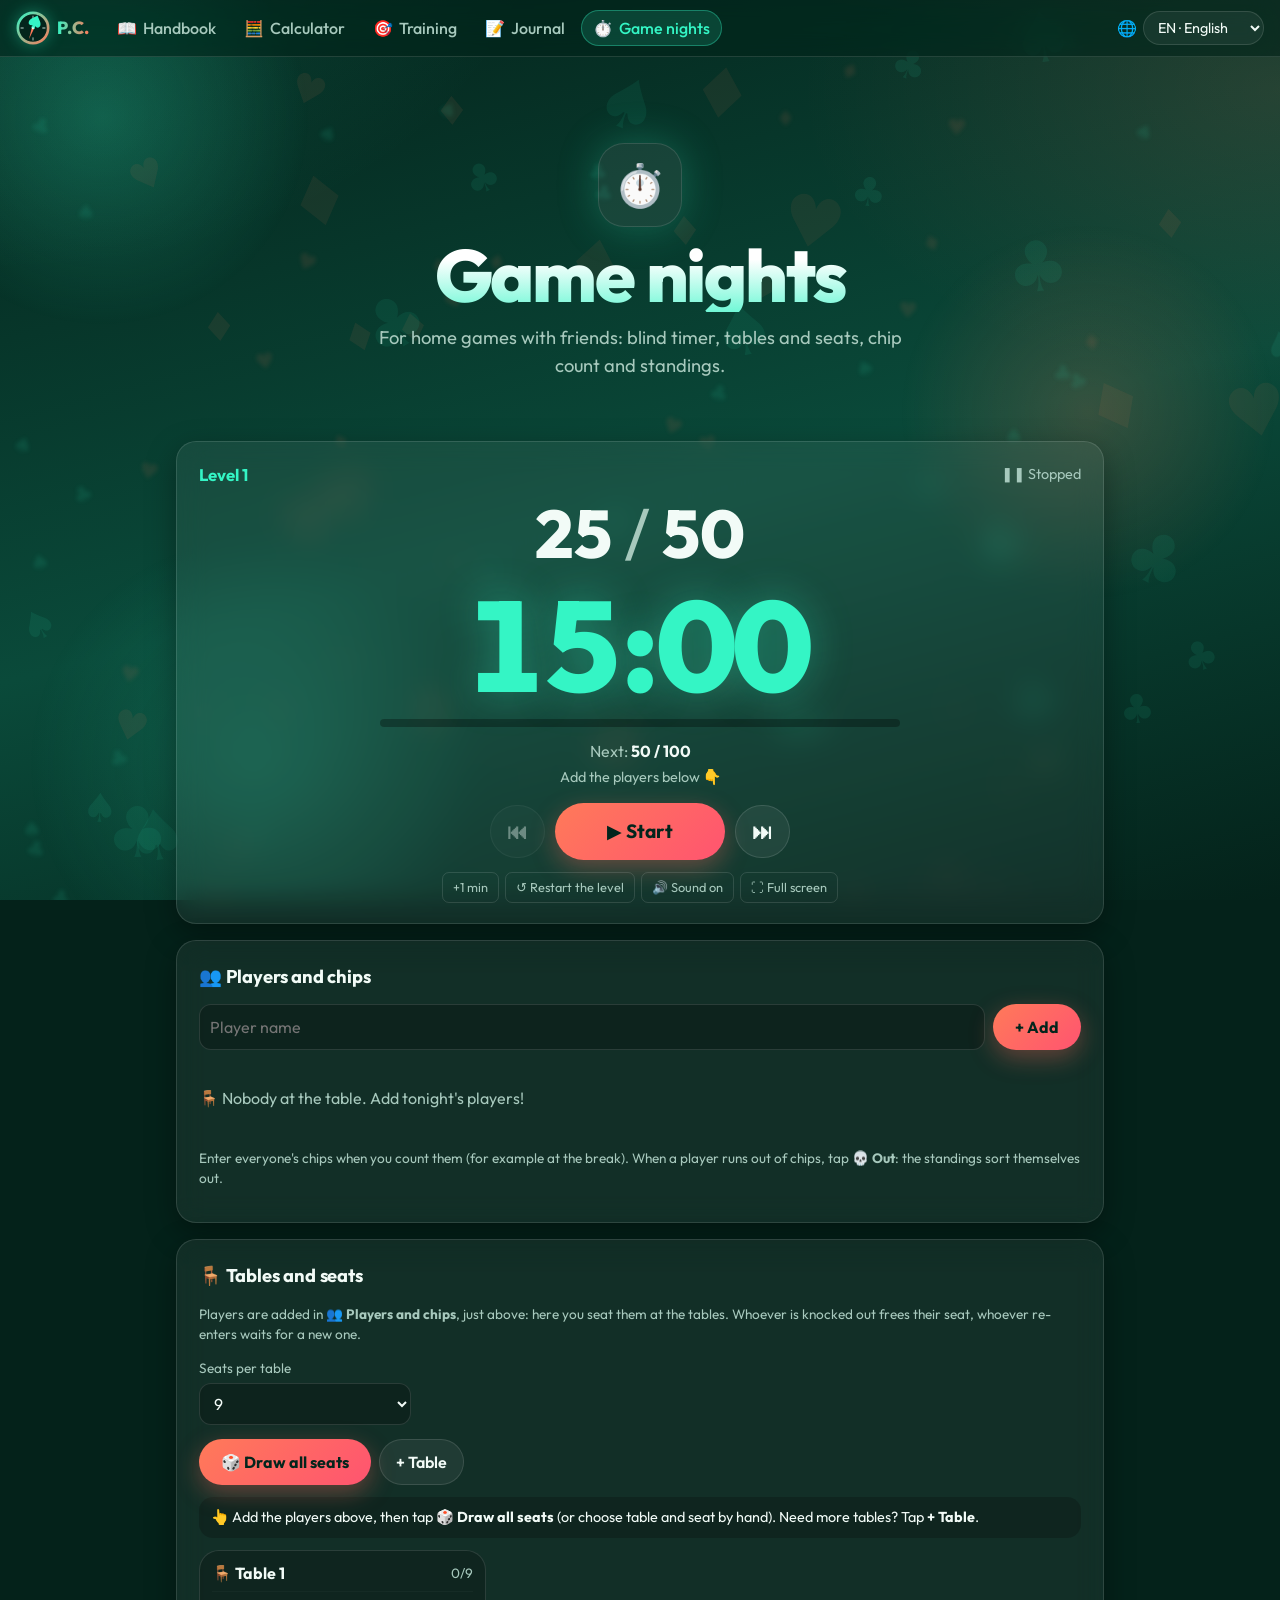
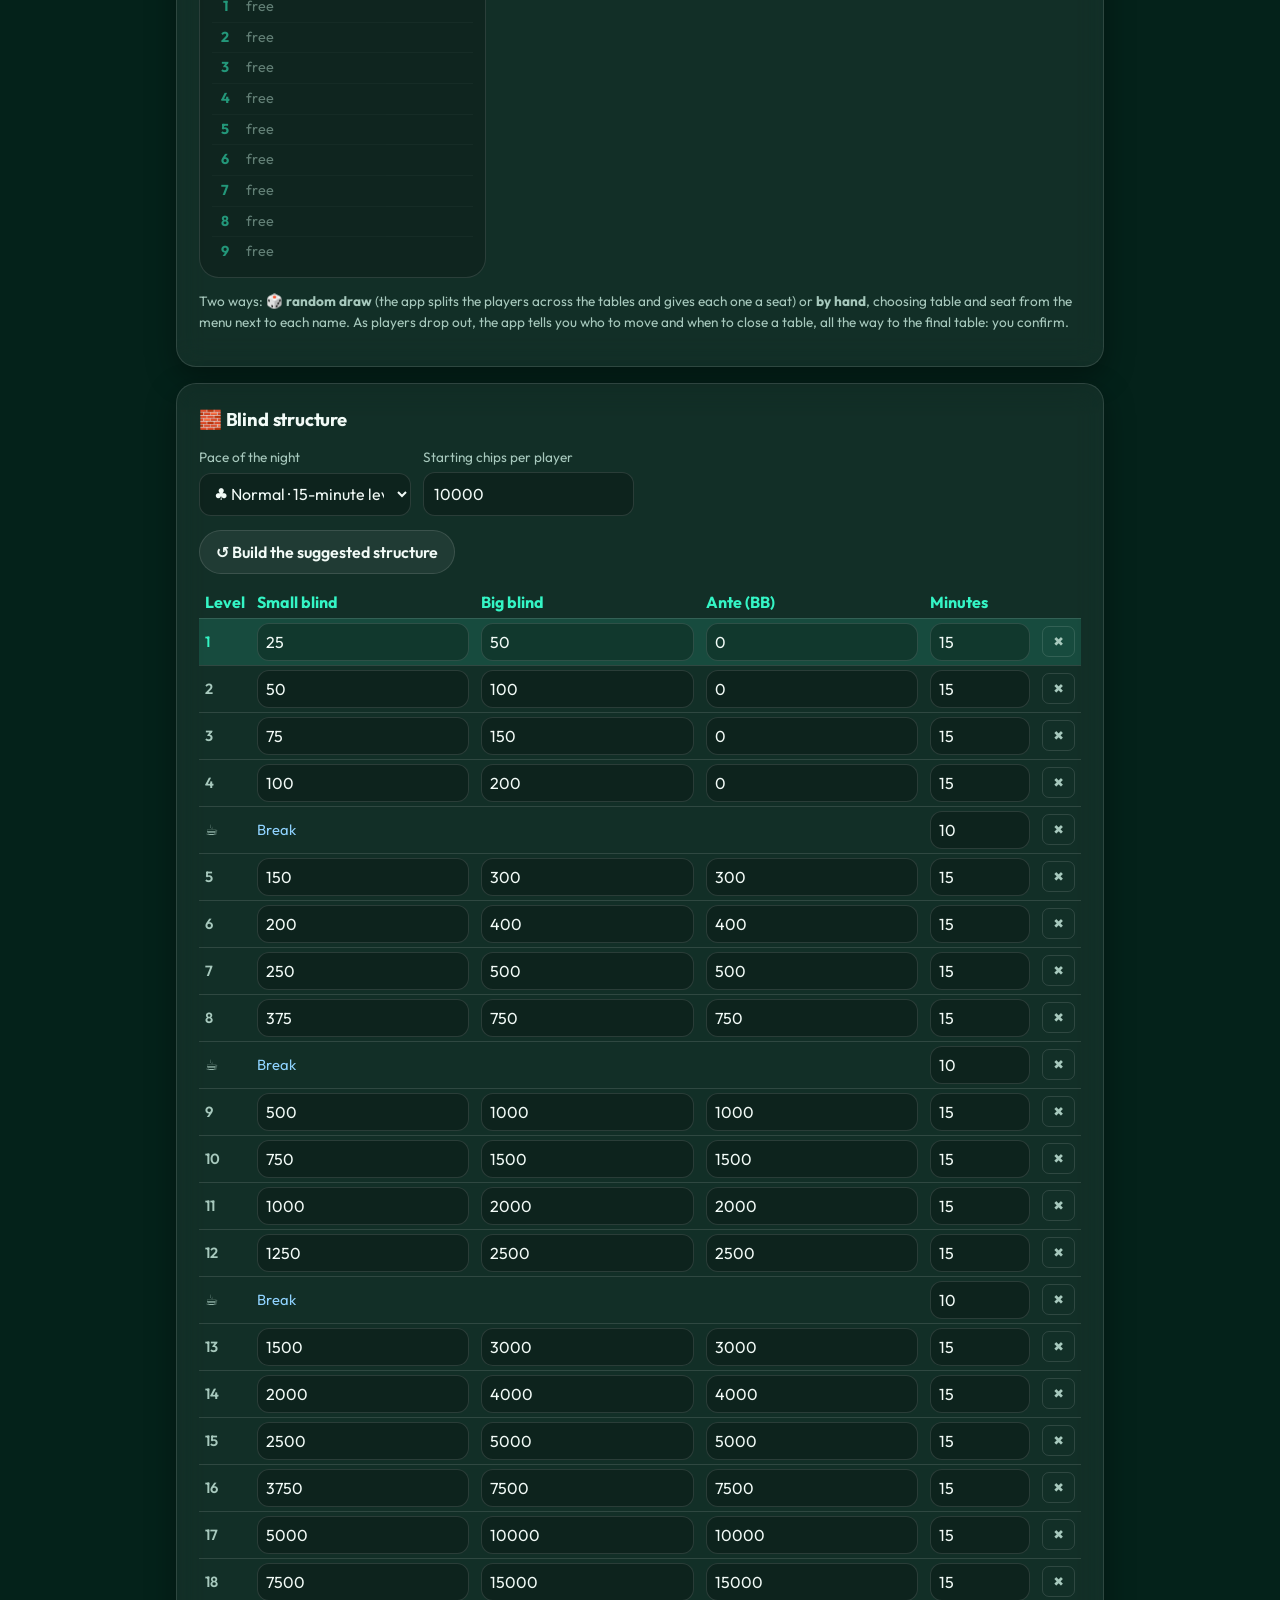
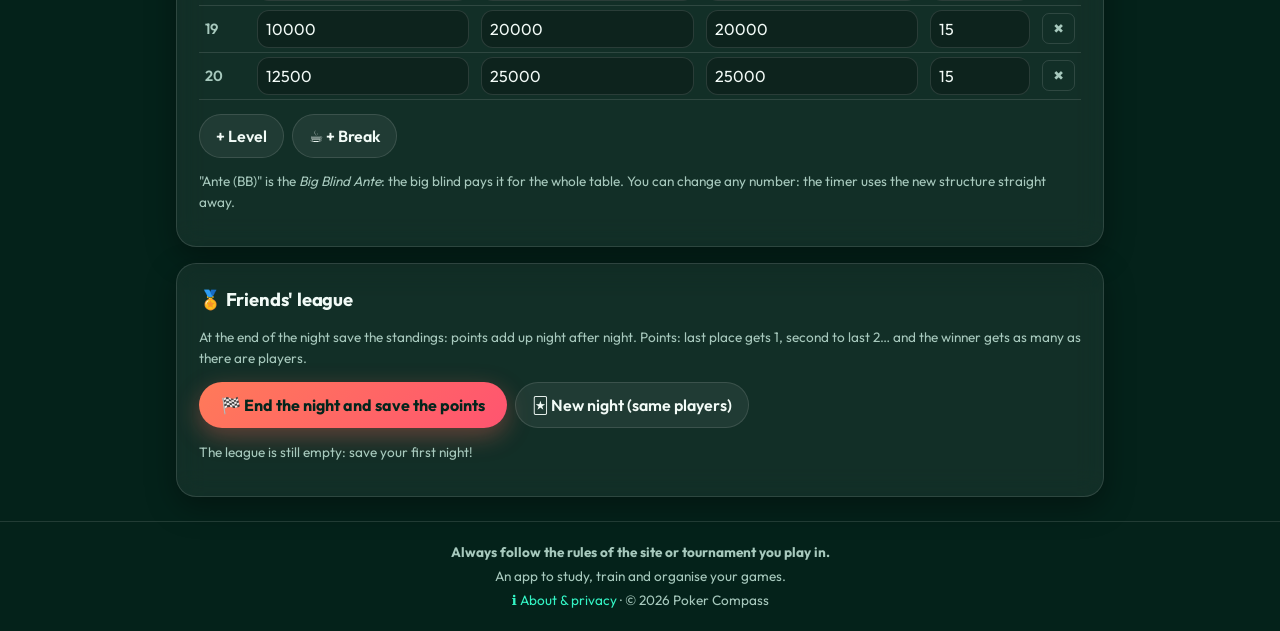
<file: serate.html>
<!DOCTYPE html>
<html lang="it">
<head>
  <meta charset="UTF-8">
  <meta name="viewport" content="width=device-width, initial-scale=1">
  <!-- Il titolo della scheda lo scrive comune.js -->
  <title>Poker Compass</title>
  <!-- Le traduzioni: deve essere il primo script della pagina -->
  <script src="lingua.js"></script>
  <!-- L'icona nella scheda del browser: il logo (bussola con l'ago a picche) -->
  <link rel="icon" href="logo.svg" type="image/svg+xml">
  <!-- L'app installabile: la sua "carta d'identità", il colore della barra in alto
       e l'icona per iPhone -->
  <link rel="manifest" href="manifest.webmanifest">
  <meta name="theme-color" content="#04221a">
  <link rel="apple-touch-icon" href="icone/apple-touch-icon.png">
  <link rel="stylesheet" href="style.css">
</head>
<!-- data-pagina dice a comune.js in quale sezione siamo -->
<body data-pagina="serate">

  <!-- Qui comune.js disegna il menu -->
  <header id="menu"></header>

  <main>
    <!-- Qui comune.js scrive icona, nome e descrizione della sezione -->
    <section class="eroe piccolo" id="titolo-sezione"></section>

    <!-- ===== 1. Il timer dei bui ===== -->
    <section class="pannello timer" id="timer" aria-label="Timer dei bui" data-t-aria>
      <!-- Lo riempie serate.js -->
    </section>

    <!-- ===== 2. I giocatori e la classifica della serata ===== -->
    <section class="pannello">
      <h2 data-t class="titolo-pannello">👥 Giocatori e fiches</h2>
      <form id="aggiungi-giocatore" class="aggiungi-giocatore" autocomplete="off">
        <input type="text" id="nome-giocatore" class="campo-testo" placeholder="Nome del giocatore" maxlength="30" aria-label="Nome del giocatore" data-t-aria data-t-placeholder>
        <button data-t type="submit" class="pulsante-principale">+ Aggiungi</button>
      </form>
      <div id="conto-fiches" class="conto-fiches" aria-live="polite"></div>
      <div id="elenco-giocatori" class="elenco-giocatori"></div>
      <p data-t class="aiuto">Scrivi le fiches di ognuno quando le contate (per esempio alla pausa).
        Quando un giocatore resta senza fiches tocca <strong>💀 Fuori</strong>: la classifica si compone da sola.</p>
    </section>

    <!-- ===== 2b. I tavoli e i posti ===== -->
    <section class="pannello modulo" id="pannello-tavoli">
      <h2 data-t class="titolo-pannello">🪑 Tavoli e posti</h2>
      <p data-t class="aiuto">I giocatori si aggiungono in <strong>👥 Giocatori e fiches</strong>, qui sopra:
        qui li fai sedere ai tavoli. Chi esce libera il suo posto, chi rientra aspetta un posto nuovo.</p>
      <div class="campi">
        <label><span data-t>Posti per tavolo</span>
          <select id="posti-tavolo">
            <option value="2">2</option><option value="3">3</option><option value="4">4</option>
            <option value="5">5</option><option value="6">6</option><option value="7">7</option>
            <option value="8">8</option><option value="9">9</option><option value="10">10</option>
          </select>
        </label>
      </div>
      <div class="pulsanti-mano">
        <button data-t type="button" class="pulsante-principale" id="sorteggia-posti">🎲 Sorteggia tutti i posti</button>
        <button data-t type="button" class="pulsante-secondario" id="aggiungi-tavolo">+ Tavolo</button>
      </div>
      <!-- Qui serate.js scrive gli avvisi: chi spostare, quale tavolo chiudere -->
      <div id="avviso-tavoli" class="avviso-tavoli" aria-live="polite"></div>
      <div id="elenco-tavoli" class="elenco-tavoli"></div>
      <p data-t class="aiuto">Due modi: <strong>🎲 sorteggio</strong> (l'app divide i giocatori tra i tavoli e dà a ognuno un posto)
        oppure <strong>a mano</strong>, scegliendo tavolo e posto dal menu accanto a ogni nome.
        Quando i giocatori calano, l'app ti dice chi spostare e quando chiudere un tavolo, fino al tavolo finale: tu confermi.</p>
    </section>

    <!-- ===== 3. La struttura dei bui ===== -->
    <section class="pannello modulo">
      <h2 data-t class="titolo-pannello">🧱 Struttura dei bui</h2>
      <div class="campi">
        <label><span data-t>Ritmo della serata</span>
          <select id="scelta-ritmo">
            <option data-t value="10">⚡ Veloce · livelli da 10 minuti</option>
            <option data-t value="15" selected>♣ Normale · livelli da 15 minuti</option>
            <option data-t value="20">🐢 Lenta · livelli da 20 minuti</option>
          </select>
        </label>
        <label><span data-t>Fiches iniziali per giocatore</span>
          <input type="number" id="stack-iniziale" min="100" step="100" inputmode="numeric">
        </label>
      </div>
      <div class="pulsanti-mano">
        <button data-t type="button" class="pulsante-secondario" id="applica-ritmo">↺ Crea la struttura consigliata</button>
      </div>
      <div class="tabella-scorrevole">
        <table class="confronto tabella-livelli">
          <thead><tr><th data-t>Livello</th><th data-t>Piccolo buio</th><th data-t>Grande buio</th><th data-t>Ante (BB)</th><th data-t>Minuti</th><th></th></tr></thead>
          <tbody id="righe-livelli"></tbody>
        </table>
      </div>
      <div class="pulsanti-mano">
        <button data-t type="button" class="pulsante-secondario" id="aggiungi-livello">+ Livello</button>
        <button data-t type="button" class="pulsante-secondario" id="aggiungi-pausa">☕ + Pausa</button>
      </div>
      <p data-t class="aiuto">"Ante (BB)" è il <em>Big Blind Ante</em>: lo paga il grande buio per tutto il tavolo.
        Puoi cambiare ogni numero: il timer usa subito la struttura nuova.</p>
    </section>

    <!-- ===== 4. Il campionato tra amici ===== -->
    <section class="pannello">
      <h2 data-t class="titolo-pannello">🏅 Campionato tra amici</h2>
      <p data-t class="aiuto">A fine serata salva la classifica: i punti si sommano serata dopo serata.
        Punti: chi arriva ultimo ne prende 1, il penultimo 2… il vincitore tanti quanti sono i giocatori.</p>
      <div class="pulsanti-mano">
        <button data-t type="button" class="pulsante-principale" id="chiudi-serata">🏁 Chiudi la serata e salva i punti</button>
        <button data-t type="button" class="pulsante-secondario" id="nuova-serata">🃏 Nuova serata (stessi giocatori)</button>
      </div>
      <p class="aiuto" id="esito-campionato" aria-live="polite"></p>
      <div id="classifica-campionato"></div>
    </section>
  </main>

  <!-- Qui comune.js disegna il piè di pagina con l'avviso -->
  <footer id="piede"></footer>

  <script src="comune.js"></script>
  <script src="serate.js"></script>
</body>
</html>
</file>
<file: style.css>
/* ============================================================
   style.css — l'aspetto grafico di tutto il sito.
   Stile "Smeraldo moderno" (scelto dall'utente il 16 ottobre 2026):
   verde smeraldo sfumato, accento menta, pulsanti corallo,
   riquadri di vetro smerigliato. Sempre con la parallasse.
   I colori sono raccolti qui in cima (le "variabili"),
   così per cambiarli basta modificarli in un punto solo.
   ============================================================ */

/* Il carattere "Outfit" (gratuito, da Google Fonts): moderno e rotondo.
   Se manca la connessione si usa il carattere del sistema. */
/* Il carattere Outfit (licenza libera SIL Open Font License) è copiato nella
   cartella "caratteri": così il sito non chiede niente ai server di Google
   (meglio per la privacy dei visitatori). Un solo file contiene tutti gli spessori. */
@font-face {
  font-family: "Outfit";
  font-style: normal;
  font-weight: 400 800;
  font-display: swap;
  src: url("caratteri/outfit-latin.woff2") format("woff2");
  unicode-range: U+0000-00FF, U+0131, U+0152-0153, U+02BB-02BC, U+02C6, U+02DA, U+02DC, U+0304, U+0308, U+0329, U+2000-206F, U+20AC, U+2122, U+2191, U+2193, U+2212, U+2215, U+FEFF, U+FFFD;
}
@font-face {
  font-family: "Outfit";
  font-style: normal;
  font-weight: 400 800;
  font-display: swap;
  src: url("caratteri/outfit-latin-ext.woff2") format("woff2");
  unicode-range: U+0100-02BA, U+02BD-02C5, U+02C7-02CC, U+02CE-02D7, U+02DD-02FF, U+0304, U+0308, U+0329, U+1D00-1DBF, U+1E00-1E9F, U+1EF2-1EFF, U+2020, U+20A0-20AB, U+20AD-20C4, U+2113, U+2C60-2C7F, U+A720-A7FF;
}

:root {
  --sfondo:         #04221a;  /* smeraldo profondissimo */
  --sfondo-2:       #0a4a3a;  /* smeraldo più chiaro (per la sfumatura) */
  --sfondo-scheda:  rgba(255, 255, 255, 0.06);  /* vetro: lascia vedere lo sfondo */
  --vetro-forte:    rgba(6, 40, 31, 0.72);      /* vetro più "pieno" (menu, fumetti) */
  --testo:          #f2fbf7;  /* bianco con un filo di verde */
  --testo-tenue:    #a7c9bd;  /* per i testi secondari */
  --accento:        #34f5c5;  /* menta: titoli, evidenze, scelte attive */
  --corallo:        #ff7a59;  /* corallo: i pulsanti principali */
  --corallo-2:      #ff5470;  /* corallo più rosato (per la sfumatura) */
  --su-colore:      #03251c;  /* testo scuro sopra menta e corallo */
  --bordo:          rgba(255, 255, 255, 0.12);
  --positivo:       #4ade80;  /* verde: vinci, risposta giusta */
  --negativo:       #ff6b81;  /* rosso: perdi, risposta sbagliata */
  --seme-rosso:     #ff7a59;  /* ♥ ♦ dello sfondo in parallasse */
  --seme-nero:      #34f5c5;  /* ♠ ♣ dello sfondo in parallasse */
  --raggio:         20px;     /* angoli dei riquadri */
  --ombra:          0 10px 30px rgba(0, 0, 0, 0.35);
}

/* Impostazioni di base valide per tutto */
* { box-sizing: border-box; }

html { color-scheme: dark; }

body {
  margin: 0;
  /* Sfondo: due "luci" morbide (menta e corallo) sopra una sfumatura smeraldo */
  background:
    radial-gradient(900px 600px at 0% -10%, rgba(52, 245, 197, 0.16), transparent 60%),
    radial-gradient(800px 500px at 100% 10%, rgba(255, 122, 89, 0.12), transparent 60%),
    linear-gradient(165deg, var(--sfondo) 0%, var(--sfondo-2) 55%, var(--sfondo) 100%);
  background-attachment: fixed;
  background-color: var(--sfondo);
  color: var(--testo);
  font-family: "Outfit", system-ui, -apple-system, "Segoe UI", Roboto, sans-serif;
  line-height: 1.5;
  /* Il piè di pagina resta in fondo anche se la pagina è corta */
  min-height: 100vh;
  display: flex;
  flex-direction: column;
}

/* Il colore del testo selezionato */
::selection { background: var(--accento); color: var(--su-colore); }

/* Il contorno che si vede quando ci si muove con la tastiera */
:focus-visible { outline: 2px solid var(--accento); outline-offset: 2px; }

/* ---------- Menu in alto ---------- */
#menu {
  display: flex;
  align-items: center;
  gap: 16px;
  padding: 10px 16px;
  background: rgba(4, 34, 26, 0.6);
  border-bottom: 1px solid var(--bordo);
  /* Il menu resta visibile mentre si scorre la pagina */
  position: sticky;
  top: 0;
  z-index: 10;                /* sempre sopra a tutto */
  backdrop-filter: blur(16px) saturate(1.4); /* vetro smerigliato */
  -webkit-backdrop-filter: blur(16px) saturate(1.4);
}

#menu a { color: var(--testo); text-decoration: none; }

/* Il logo di Poker Compass: la bussola con l'ago a picche (logo.svg)
   e accanto la sigla "P.C." con la sfumatura menta → corallo */
#menu .logo {
  display: inline-flex;
  align-items: center;
  gap: 7px;
  flex-shrink: 0;
}
#menu .logo img {
  display: block;
  filter: drop-shadow(0 0 8px rgba(52, 245, 197, 0.35));
  transition: transform 0.4s;
}
/* Al passaggio del mouse la bussola fa un giro completo */
#menu .logo:hover img { transform: rotate(360deg); }
#menu .sigla-logo {
  font-weight: 900;
  font-size: 1.1rem;
  letter-spacing: 0.02em;
  white-space: nowrap;
  background: linear-gradient(90deg, var(--accento), var(--corallo));
  -webkit-background-clip: text;
  background-clip: text;
  color: transparent;
}

#menu .voci { display: flex; gap: 4px; flex-wrap: wrap; }

#menu .voci a {
  display: flex;
  align-items: center;
  gap: 6px;
  padding: 6px 12px;
  border-radius: 999px;      /* a pillola */
  font-weight: 500;
  color: var(--testo-tenue);
  transition: background 0.2s, color 0.2s;
}

#menu .voci a:hover { background: rgba(255, 255, 255, 0.08); color: var(--testo); }

/* La voce della pagina in cui ci troviamo */
#menu .voci a[aria-current="page"] {
  background: rgba(52, 245, 197, 0.14);
  color: var(--accento);
  box-shadow: inset 0 0 0 1px rgba(52, 245, 197, 0.35);
}

/* La scelta della lingua, in alto a destra (margin-left: auto la spinge a destra) */
.scelta-lingua {
  margin-left: auto;
  display: flex;
  align-items: center;
  gap: 6px;
  flex-shrink: 0;
}
.scelta-lingua select {
  width: auto;
  padding: 6px 10px;
  border-radius: 999px;
  border: 1px solid var(--bordo);
  background: rgba(255, 255, 255, 0.06);
  color: var(--testo);
  font: inherit;
  font-size: 0.9rem;
  cursor: pointer;
}
.scelta-lingua select:hover { border-color: var(--accento); }
/* Le voci del menu a tendina: sfondo scuro, così si leggono */
.scelta-lingua option { background: var(--sfondo); color: var(--testo); }
/* La sigla (IT ▾) si vede solo sul telefono */
.scelta-lingua { position: relative; }
.scelta-lingua .sigla { display: none; }

/* ---------- Effetto parallasse ---------- */
/* Lo sfondo con i semi resta fermo dietro la pagina (position: fixed);
   è comune.js a spostare i 3 livelli a velocità diverse. */
.sfondo-parallasse {
  position: fixed;
  inset: 0;
  overflow: hidden;
  z-index: 0;
  pointer-events: none;  /* non intralcia i clic */
}

.strato {
  position: absolute;
  top: 0;
  left: 0;
  width: 100%;
  will-change: transform; /* avvisa il browser: questo si muove, preparati */
}

.strato span {
  position: absolute;
  line-height: 1;
  user-select: none;
}

/* Lo strato più lontano è sfocato: dà l'idea della profondità */
.strato.sfocato { filter: blur(2px); }

/* Le "luci" colorate dello strato in fondo: grandi cerchi molto sfumati
   (la sfumatura la scrive comune.js: è più leggera di una sfocatura) */
.strato .luce {
  position: absolute;
  border-radius: 50%;
}

/* Menu, contenuto e piè di pagina stanno davanti allo sfondo */
main, #piede { position: relative; z-index: 1; }

/* Il "titolo grande" (eroe) in cima a ogni pagina */
.eroe {
  min-height: 60vh;
  display: flex;
  align-items: center;
  justify-content: center;
  text-align: center;
}

/* Nelle pagine delle sezioni il titolo grande è un po' più basso */
.eroe.piccolo { min-height: 40vh; }

/* Il titolo: grande, spesso, con una sfumatura dal bianco alla menta */
.eroe h1 {
  font-size: clamp(2.4rem, 8vw, 4.6rem);
  font-weight: 800;
  line-height: 1.02;
  letter-spacing: -0.03em;
  margin: 10px 0 12px;
  background: linear-gradient(180deg, #ffffff 30%, var(--accento) 130%);
  -webkit-background-clip: text;
  background-clip: text;
  color: transparent;
}

.eroe .sottotitolo { font-size: 1.15rem; max-width: 560px; margin: 0 auto; }

/* L'icona della sezione dentro un "bollino" di vetro che brilla */
.icona-eroe {
  display: inline-flex;
  align-items: center;
  justify-content: center;
  width: 84px;
  height: 84px;
  font-size: 2.6rem;
  border-radius: 26px;
  background: rgba(255, 255, 255, 0.07);
  border: 1px solid var(--bordo);
  box-shadow: 0 0 40px rgba(52, 245, 197, 0.25);
}

/* Etichetta piccola sopra il titolo della Home */
.etichetta-eroe {
  display: inline-block;
  padding: 5px 14px;
  border-radius: 999px;
  font-size: 0.8rem;
  font-weight: 600;
  letter-spacing: 0.08em;
  text-transform: uppercase;
  color: var(--accento);
  background: rgba(52, 245, 197, 0.1);
  border: 1px solid rgba(52, 245, 197, 0.3);
}

/* Il ventaglio con i 4 assi della Home (carte disegnate da noi).
   Ogni carta è girata un po' di più della precedente, come in mano;
   z-index fa stare ogni carta sopra quella alla sua sinistra. */
/* margine sotto largo: le carte esterne, girate, scendono più in basso */
.ventaglio { display: flex; justify-content: center; margin: 0 0 40px; }
.ventaglio .carta {
  width: 72px;
  height: 102px;
  margin: 0 -12px;
  box-shadow: 0 12px 30px rgba(0, 0, 0, 0.5);
}
.ventaglio .carta .angolo { font-size: 1.05rem; }
.ventaglio .carta .centro { font-size: 2.5rem; }
.ventaglio .carta:nth-child(1) { transform: rotate(-21deg) translateY(16px); z-index: 1; }
.ventaglio .carta:nth-child(2) { transform: rotate(-7deg)  translateY(3px);  z-index: 2; }
.ventaglio .carta:nth-child(3) { transform: rotate(7deg)   translateY(3px);  z-index: 3; }
.ventaglio .carta:nth-child(4) { transform: rotate(21deg)  translateY(16px); z-index: 4; }

/* Freccia che invita a scorrere */
.scorri {
  margin-top: 28px;
  color: var(--accento);
  font-size: 1.5rem;
  animation: saltella 1.8s infinite;
}

@keyframes saltella {
  0%, 100% { transform: translateY(0); }
  50%      { transform: translateY(8px); }
}

/* Chi ha chiesto meno animazioni non vede la freccia saltellare */
@media (prefers-reduced-motion: reduce) {
  .scorri { animation: none; }
}

/* ---------- Contenuto centrale ---------- */
main {
  flex: 1;               /* occupa tutto lo spazio libero */
  width: 100%;
  max-width: 960px;
  margin: 0 auto;
  padding: 24px 16px;
}

h1 { margin-top: 0; }

.sottotitolo { color: var(--testo-tenue); }

/* Riquadro "sezione in costruzione" nelle pagine ancora vuote */
.in-costruzione {
  padding: 24px;
  border: 2px dashed var(--bordo);
  border-radius: var(--raggio);
  color: var(--testo-tenue);
  text-align: center;
  min-height: 70vh;  /* così anche le pagine vuote si scorrono e si vede la parallasse */
  background: rgba(0, 0, 0, 0.15);
}

/* ---------- Schede della pagina iniziale ---------- */
#schede {
  display: grid;
  /* Sul telefono e sui tablet: una striscia sotto l'altra, tutte uguali */
  grid-template-columns: 1fr;
  gap: 14px;
}

/* Striscia: icona a sinistra, titolo e testo a destra */
@media (max-width: 999px) {
  #schede .scheda {
    display: grid;
    grid-template-columns: auto 1fr;
    column-gap: 18px;
    align-items: center;
  }
  #schede .icona-grande { grid-row: 1 / span 2; }
  #schede .scheda h2 { margin-top: 0; align-self: end; }
  #schede .scheda p { align-self: start; padding-right: 30px; }
}

/* Su schermi larghi: tutte e 5 in una riga, uguali.
   La riga è un po' più larga del resto della pagina (fino a 1180px)
   così le caselle non diventano troppo strette. */
@media (min-width: 1000px) {
  #schede {
    grid-template-columns: repeat(5, 1fr);
    width: min(1180px, 100vw - 48px);
    margin-left: calc(50% - min(590px, 50vw - 24px));
  }
}

.scheda {
  position: relative;
  display: block;
  padding: 22px;
  background: var(--sfondo-scheda);
  border: 1px solid var(--bordo);
  border-radius: var(--raggio);
  color: var(--testo);
  text-decoration: none;
  backdrop-filter: blur(14px);
  -webkit-backdrop-filter: blur(14px);
  transition: transform 0.25s, border-color 0.25s, box-shadow 0.25s;
}

/* Al passaggio del mouse la scheda si solleva e si illumina */
.scheda:hover {
  transform: translateY(-6px);
  border-color: rgba(52, 245, 197, 0.5);
  box-shadow: 0 18px 40px rgba(0, 0, 0, 0.35), 0 0 30px rgba(52, 245, 197, 0.15);
}

/* La freccia in alto a destra che "parte" al passaggio del mouse */
.scheda::after {
  content: "→";
  position: absolute;
  top: 20px;
  right: 22px;
  color: var(--accento);
  font-size: 1.3rem;
  transition: transform 0.25s;
}
.scheda:hover::after { transform: translateX(4px); }

.scheda h2 { margin: 14px 0 4px; color: var(--testo); font-size: 1.3rem; font-weight: 700; }

.scheda p { margin: 0; color: var(--testo-tenue); }

/* L'icona delle schede dentro un quadratino di vetro */
.icona-grande {
  display: inline-flex;
  align-items: center;
  justify-content: center;
  width: 54px;
  height: 54px;
  font-size: 1.8rem;
  border-radius: 16px;
  background: rgba(52, 245, 197, 0.1);
  border: 1px solid rgba(52, 245, 197, 0.25);
}

/* ---------- Carte disegnate (usate in tutte le sezioni) ---------- */
.mano {
  display: flex;
  flex-wrap: wrap;
  gap: 6px;
  margin: 8px 0;
}

.carta {
  position: relative;
  width: 52px;
  height: 74px;
  background: #fdfcf7;
  border-radius: 9px;
  box-shadow: 0 2px 6px rgba(0, 0, 0, 0.45);
  font-weight: 700;
  flex-shrink: 0;
}

.carta.rossa { color: #c8102e; }
.carta.nera  { color: #111111; }

/* Valore e seme piccoli nell'angolo in alto a sinistra */
.carta .angolo {
  position: absolute;
  top: 4px;
  left: 5px;
  font-size: 0.85rem;
  line-height: 1.05;
  text-align: center;
}

/* Seme grande al centro */
.carta .centro {
  position: absolute;
  inset: 0;
  display: flex;
  align-items: center;
  justify-content: center;
  font-size: 1.8rem;
  padding-top: 10px;
}

/* ---------- Prontuario: schede apri/chiudi ---------- */
.schede-prontuario { display: flex; flex-direction: column; gap: 14px; }

.scheda-apribile {
  background: var(--sfondo-scheda);
  border: 1px solid var(--bordo);
  border-radius: var(--raggio);
  overflow: hidden;
  box-shadow: var(--ombra);
  backdrop-filter: blur(14px);
  -webkit-backdrop-filter: blur(14px);
}

.scheda-apribile[open] { border-color: rgba(52, 245, 197, 0.45); }

/* Il titolo della scheda, quello che si tocca per aprirla */
.scheda-apribile summary {
  display: flex;
  align-items: center;
  gap: 14px;
  padding: 16px 18px;
  cursor: pointer;
  list-style: none;          /* togliamo il triangolino standard... */
}
.scheda-apribile summary::-webkit-details-marker { display: none; }

/* ...e mettiamo il nostro, a destra, che gira quando la scheda è aperta */
.scheda-apribile summary::after {
  content: "▸";
  margin-left: auto;
  color: var(--accento);
  font-size: 1.3rem;
  transition: transform 0.2s;
}
.scheda-apribile[open] summary::after { transform: rotate(90deg); }

.scheda-apribile summary:hover { background: rgba(255, 255, 255, 0.04); }

.scheda-apribile summary strong { display: block; font-size: 1.15rem; color: var(--accento); }
.scheda-apribile summary small  { color: var(--testo-tenue); }

.icona-scheda { font-size: 1.8rem; }

.contenuto-scheda {
  padding: 4px 18px 20px;
  border-top: 1px solid var(--bordo);
}

.contenuto-scheda h3 {
  color: var(--accento);
  margin: 26px 0 8px;
  font-size: 1.05rem;
  text-transform: uppercase;
  letter-spacing: 0.06em;
}

/* Classifica dei punti */
.classifica { padding-left: 0; list-style: none; counter-reset: punto; }

.classifica li {
  counter-increment: punto;
  padding: 14px 0;
  border-bottom: 1px dashed var(--bordo);
}

.classifica li p { margin: 4px 0 0; color: var(--testo-tenue); }

.titolo-punto { display: flex; flex-wrap: wrap; align-items: baseline; gap: 8px; }

/* Il numero del punto (1, 2, 3...) in un cerchietto oro */
.titolo-punto::before {
  content: counter(punto);
  display: inline-flex;
  align-items: center;
  justify-content: center;
  width: 26px;
  height: 26px;
  border-radius: 50%;
  background: var(--accento);
  color: var(--sfondo);
  font-weight: 700;
  font-size: 0.85rem;
}

.titolo-punto em { color: var(--testo-tenue); font-size: 0.9rem; }

.frequenza {
  margin-left: auto;
  font-size: 0.8rem;
  color: var(--testo-tenue);
  background: rgba(0, 0, 0, 0.25);
  padding: 2px 8px;
  border-radius: 999px;
}

.sequenza-valori { font-weight: 700; letter-spacing: 0.05em; }

/* Riquadro con un esempio pratico */
.esempio {
  background: rgba(0, 0, 0, 0.2);
  border-radius: 14px;
  padding: 12px 16px;
  margin: 12px 0;
}

.etichetta { margin: 10px 0 0; font-size: 0.85rem; color: var(--testo-tenue); }

/* Consiglio "da campione" */
.consiglio {
  border-left: 3px solid var(--accento);
  padding: 8px 12px;
  background: rgba(52, 245, 197, 0.08);
  border-radius: 0 8px 8px 0;
}

/* Tavolo disegnato con 9 posti */
.tavolo {
  position: relative;
  max-width: 540px;
  height: 300px;
  margin: 16px auto;
}

.tavolo .feltro {
  position: absolute;
  inset: 60px 70px;
  border-radius: 999px;
  background: radial-gradient(ellipse, #12a07a, #063a2c);
  box-shadow: 0 0 50px rgba(52, 245, 197, 0.18), inset 0 0 30px rgba(0, 0, 0, 0.4);
  border: 6px solid #5a3a1e;   /* bordo in legno */
  display: flex;
  align-items: center;
  justify-content: center;
  color: rgba(255, 255, 255, 0.25);
  font-weight: 700;
  letter-spacing: 0.2em;
  text-transform: uppercase;
}

.tavolo .posto {
  position: absolute;
  width: 70px;
  transform: translate(-50%, -50%);
  text-align: center;
  font-size: 0.7rem;
  line-height: 1.2;
}

.tavolo .posto b {
  display: block;
  margin: 0 auto 2px;
  width: 44px;
  height: 44px;
  line-height: 40px;
  border-radius: 50%;
  background: var(--sfondo);
  border: 2px solid var(--bordo);
  font-size: 0.72rem;
}

.tavolo .posto.bottone b { background: var(--accento); color: var(--sfondo); border-color: var(--accento); }

/* Posizione dei 9 posti intorno al tavolo, in senso orario.
   Sono punti di un'ellisse, uno ogni 40 gradi, partendo dal
   bottone in basso al centro. */
.tavolo .p1 { left: 50.0%; top: 92.0%; }  /* BTN   - in basso */
.tavolo .p2 { left: 24.3%; top: 82.2%; }  /* SB */
.tavolo .p3 { left: 10.6%; top: 57.3%; }  /* BB */
.tavolo .p4 { left: 15.4%; top: 29.0%; }  /* UTG */
.tavolo .p5 { left: 36.3%; top: 10.5%; }  /* UTG+1 - in alto */
.tavolo .p6 { left: 63.7%; top: 10.5%; }  /* MP    - in alto */
.tavolo .p7 { left: 84.6%; top: 29.0%; }  /* LJ */
.tavolo .p8 { left: 89.4%; top: 57.3%; }  /* HJ */
.tavolo .p9 { left: 75.7%; top: 82.2%; }  /* CO */

/* Passi della mano */
.passi li { margin-bottom: 8px; }

/* Elenco delle mosse e del glossario: parola in oro, spiegazione sotto */
.mosse dt, .glossario dt { color: var(--accento); font-weight: 700; margin-top: 10px; }
.mosse dd, .glossario dd { margin: 2px 0 0; color: var(--testo); }

/* Tabella di confronto cash game / torneo */
.tabella-scorrevole { overflow-x: auto; margin: 12px 0; } /* sul telefono scorre di lato */

.confronto {
  width: 100%;
  min-width: 480px;
  border-collapse: collapse;
  font-size: 0.92rem;
}

.confronto th, .confronto td {
  padding: 10px;
  text-align: left;
  vertical-align: top;
  border-bottom: 1px solid var(--bordo);
}

.confronto thead th { color: var(--accento); font-size: 1rem; }
.confronto tbody th { color: var(--testo-tenue); font-weight: 600; white-space: nowrap; }

/* Campo di ricerca del glossario */
.cerca {
  display: flex;
  align-items: center;
  gap: 8px;
  margin-top: 16px;
  padding: 8px 12px;
  background: rgba(0, 0, 0, 0.25);
  border: 1px solid var(--bordo);
  border-radius: 14px;
}

.cerca input {
  flex: 1;
  min-width: 0;
  background: transparent;
  border: none;
  outline: none;
  color: var(--testo);
  font-size: 1rem;
}

.cerca:focus-within { border-color: var(--accento); }

.nessun-risultato { color: var(--testo-tenue); font-style: italic; }

/* ---------- Calcolatore ---------- */
.calcolatore { display: grid; gap: 16px; }

/* Su schermi larghi: scelte e carte a sinistra, risultato a destra (sempre visibile) */
@media (min-width: 900px) {
  .calcolatore { grid-template-columns: 1fr 380px; align-items: start; }
  .calcolatore > .pannello { grid-column: 1; }
  .colonna-destra { grid-column: 2; grid-row: 1 / span 2; }
}

.colonna-destra { display: grid; gap: 16px; align-content: start; }

/* I riquadri: vetro smerigliato con angoli tondi e un'ombra morbida */
.pannello {
  background: var(--sfondo-scheda);
  border: 1px solid var(--bordo);
  border-radius: var(--raggio);
  padding: 20px 22px;
  box-shadow: var(--ombra);
  backdrop-filter: blur(14px);
  -webkit-backdrop-filter: blur(14px);
  /* I riquadri passano DAVANTI al titolo in parallasse quando scorri */
  position: relative;
  z-index: 1;
}

.titolo-pannello {
  font-size: 1.15rem;
  font-weight: 700;
  letter-spacing: -0.01em;
  color: var(--testo);
  margin: 2px 0 14px;
}
.titolo-pannello small { color: var(--testo-tenue); font-weight: 400; }
.pulsanti-scelta + .titolo-pannello { margin-top: 20px; }

/* Pulsanti di scelta (fase, giocatori) */
.pulsanti-scelta { display: flex; flex-wrap: wrap; gap: 6px; }

/* Pulsanti secondari e di scelta: pillole di vetro */
.pulsanti-scelta button,
.pulsante-secondario {
  min-width: 44px;
  padding: 9px 16px;
  border-radius: 999px;
  border: 1px solid var(--bordo);
  background: rgba(255, 255, 255, 0.06);
  color: var(--testo);
  font: inherit;
  font-weight: 600;
  cursor: pointer;
  transition: background 0.2s, border-color 0.2s, transform 0.15s;
}

.pulsanti-scelta button:hover,
.pulsante-secondario:hover:not(:disabled) {
  border-color: rgba(52, 245, 197, 0.6);
  background: rgba(52, 245, 197, 0.08);
}
.pulsanti-scelta button:active,
.pulsante-secondario:active:not(:disabled) { transform: scale(0.97); }

/* La scelta attiva: pillola menta piena */
.pulsanti-scelta button[aria-pressed="true"] {
  background: var(--accento);
  color: var(--su-colore);
  border-color: var(--accento);
  box-shadow: 0 0 18px rgba(52, 245, 197, 0.35);
}

.pulsanti-mano { display: flex; flex-wrap: wrap; gap: 8px; margin-top: 14px; }
.pulsante-secondario:disabled { opacity: 0.4; cursor: default; border-color: var(--bordo); }

/* I posti delle carte scelte */
.posti-carte { display: flex; flex-wrap: wrap; gap: 8px 28px; }
.fila-posti { display: flex; gap: 6px; }

.posto-carta {
  width: 52px;
  height: 74px;
  border-radius: 7px;
  display: inline-block;
  padding: 0;
  border: none;
  background: none;
}
.posto-carta.vuoto { border: 2px dashed var(--accento); opacity: 0.7; }
/* Posto del tavolo non ancora richiesto dalla fase: più tenue, ma si può riempire */
.posto-carta.vuoto.prossimo { border-color: var(--bordo); opacity: 0.5; }

/* Posto con il nome della fase sotto (Flop, Turn, River) */
.posto-con-nome { display: inline-flex; flex-direction: column; align-items: center; gap: 2px; }
.posto-con-nome small { font-size: 0.7rem; color: var(--testo-tenue); }
.posto-carta.pieno { cursor: pointer; }
/* La carta scelta riempie il suo posto (senza questa riga restava "schiacciata"
   a zero e si vedevano solo i simboli, senza il fondo bianco) */
.posto-carta .carta { display: block; }
.posto-carta.pieno:hover .carta { outline: 2px solid #ff6b6b; }

/* Piccolo "scossone" quando tutti i posti sono già pieni */
.scossa { animation: scossa 0.35s; }
@keyframes scossa {
  25% { transform: translateX(-6px); }
  75% { transform: translateX(6px); }
}

.aiuto { font-size: 0.85rem; color: var(--testo-tenue); }

/* Il mazzo da cui scegliere: 13 colonne (dall'Asso al 2), 4 file (i semi) */
.mazzo-scelta {
  display: grid;
  grid-template-columns: repeat(13, 1fr);
  gap: 4px;
}

.mini-carta {
  aspect-ratio: 5 / 7;
  border: none;
  border-radius: 5px;
  background: #fdfcf7;
  font: inherit;
  font-weight: 700;
  font-size: clamp(0.62rem, 2.2vw, 0.9rem);
  line-height: 1.1;
  padding: 0;
  cursor: pointer;
  display: flex;
  flex-direction: column;
  align-items: center;
  justify-content: center;
  box-shadow: 0 1px 3px rgba(0, 0, 0, 0.4);
  transition: transform 0.1s;
}
.mini-carta.rossa { color: #c8102e; }
.mini-carta.nera  { color: #111111; }
.mini-carta:hover:not(:disabled) { transform: translateY(-2px); }
/* Carta già usata: sbiadita e non cliccabile */
.mini-carta:disabled { opacity: 0.15; cursor: default; }

/* Il risultato */
.risultato { text-align: center; }
.attesa { color: var(--testo-tenue); margin: 24px 0; }

.percentuale-grande {
  font-size: clamp(3rem, 12vw, 4.5rem);
  font-weight: 800;
  line-height: 1;
  margin: 6px 0 12px;
}
.percentuale-grande span { font-size: 0.5em; }

/* Colori del giudizio */
.ottima { color: var(--positivo); }
.buona  { color: #b6e35a; }
.media  { color: #fbbf24; }
.debole { color: var(--negativo); }

/* Barra vinci / pareggi / perdi */
.barra-esito {
  display: flex;
  height: 12px;
  border-radius: 999px;
  overflow: hidden;
  background: rgba(0, 0, 0, 0.3);
}
.barra-esito .vinci, .pallino.vinci { background: var(--positivo); }
.barra-esito .pari,  .pallino.pari  { background: #fbbf24; }
.barra-esito .perdi, .pallino.perdi { background: var(--negativo); }

.dettaglio-esito { font-size: 0.85rem; color: var(--testo-tenue); }
.pallino {
  display: inline-block;
  width: 9px;
  height: 9px;
  border-radius: 50%;
  margin: 0 4px 0 10px;
}

.giudizio { font-weight: 600; }
.punto-attuale { margin: 14px 0; }
.punto-attuale strong { color: var(--accento); }

.risultato h3 { font-size: 0.95rem; color: var(--accento); margin: 18px 0 8px; text-align: left; }

/* Distribuzione dei punti al river */
.riga-punto {
  display: grid;
  grid-template-columns: 110px 1fr 52px;
  align-items: center;
  gap: 8px;
  font-size: 0.85rem;
  text-align: left;
  margin: 3px 0;
}
.riga-punto .barra { height: 8px; background: rgba(0, 0, 0, 0.3); border-radius: 999px; overflow: hidden; }
.riga-punto .barra span { display: block; height: 100%; background: var(--accento); }
.riga-punto .valore { text-align: right; color: var(--testo-tenue); }

.nota-calcolo { font-size: 0.75rem; color: var(--testo-tenue); margin-top: 16px; }

/* Outs */
.gruppo-outs { margin: 10px 0; }
.gruppo-outs .etichetta { margin: 0 0 4px; }
.gruppo-outs .mano { gap: 4px; margin: 0; }
/* Nei gruppi di outs le carte sono più piccole */
.gruppo-outs .carta { width: 34px; height: 48px; border-radius: 5px; }
.gruppo-outs .carta .angolo { font-size: 0.65rem; top: 2px; left: 3px; }
.gruppo-outs .carta .centro { font-size: 1.1rem; padding-top: 8px; }
.numero-outs { font-size: 2rem; font-weight: 800; color: var(--accento); }

/* Pot odds */
.campi-pot { display: grid; grid-template-columns: 1fr 1fr; gap: 10px; }
.campi-pot label { font-size: 0.85rem; color: var(--testo-tenue); display: grid; gap: 4px; }
.campi-pot input {
  width: 100%;
  padding: 9px 10px;
  border-radius: 12px;
  border: 1px solid var(--bordo);
  background: rgba(0, 0, 0, 0.25);
  color: var(--testo);
  font: inherit;
  font-size: 1.05rem;
}
.campi-pot input:focus { outline: none; border-color: var(--accento); }

.verdetto {
  margin-top: 12px;
  padding: 12px;
  border-radius: 14px;
  background: rgba(0, 0, 0, 0.2);
  text-align: center;
}
.verdetto strong { display: block; font-size: 1.3rem; }
.verdetto.si strong { color: var(--positivo); }
.verdetto.no strong { color: var(--negativo); }
.verdetto p { margin: 6px 0 0; font-size: 0.85rem; color: var(--testo-tenue); }

/* Tabella delle 169 mani iniziali */
.tabella-mani { margin-top: 16px; }

.legenda-tabella { display: flex; flex-wrap: wrap; gap: 6px 16px; font-size: 0.8rem; color: var(--testo-tenue); margin-bottom: 10px; }
.campione { display: inline-block; width: 12px; height: 12px; border-radius: 3px; margin-right: 5px; vertical-align: -1px; border: 2px solid; }
.campione.s { border-color: #8fd3ff; }
.campione.p { border-color: var(--accento); }
.campione.o { border-color: transparent; background: rgba(255, 255, 255, 0.25); }

.griglia-mani {
  display: grid;
  grid-template-columns: repeat(13, 1fr);
  gap: 2px;
}

.cella-mano {
  aspect-ratio: 1;
  border: none;
  border-radius: 3px;
  padding: 0;
  font: inherit;
  color: #10241c;
  cursor: pointer;
  display: flex;
  flex-direction: column;
  align-items: center;
  justify-content: center;
  line-height: 1.05;
  overflow: hidden;
}
.cella-mano b { font-size: clamp(0.5rem, 1.7vw, 0.8rem); }
.cella-mano span { font-size: clamp(0.45rem, 1.4vw, 0.68rem); }
.cella-mano.s { box-shadow: inset 0 0 0 2px rgba(143, 211, 255, 0.9); }
.cella-mano.p { box-shadow: inset 0 0 0 2px var(--accento); }
.cella-mano:hover { outline: 2px solid #fff; z-index: 1; }
/* La mano che hai in questo momento nel calcolatore */
.cella-mano.attuale { outline: 3px solid #fff; z-index: 2; transform: scale(1.12); }

/* ---------- Pulsante principale (oro), usato in più sezioni ---------- */
/* Pillola corallo con una leggera sfumatura e un alone: "toccami!" */
.pulsante-principale {
  display: inline-flex;
  align-items: center;
  justify-content: center;
  gap: 6px;
  padding: 11px 22px;
  border-radius: 999px;
  border: none;
  background: linear-gradient(135deg, var(--corallo), var(--corallo-2));
  color: var(--su-colore);
  font: inherit;
  font-weight: 700;
  cursor: pointer;
  box-shadow: 0 8px 24px rgba(255, 102, 89, 0.35);
  transition: transform 0.15s, box-shadow 0.2s, filter 0.2s;
}
.pulsante-principale:hover { transform: translateY(-2px); filter: brightness(1.06); box-shadow: 0 12px 30px rgba(255, 102, 89, 0.45); }
.pulsante-principale:active { transform: scale(0.97); }
.pulsanti-mano.centrati { justify-content: center; }

/* ---------- Allenamento ---------- */
main > .pannello + .pannello { margin-top: 16px; }

/* Le schede di scelta dei 5 allenamenti */
.scelta-quiz {
  display: grid;
  grid-template-columns: repeat(auto-fill, minmax(165px, 1fr));
  gap: 10px;
}

.scheda-quiz {
  display: flex;
  flex-direction: column;
  gap: 4px;
  padding: 14px;
  text-align: left;
  border-radius: 14px;
  border: 1px solid var(--bordo);
  background: rgba(0, 0, 0, 0.2);
  color: var(--testo);
  font: inherit;
  cursor: pointer;
  transition: transform 0.15s, border-color 0.15s;
}
.scheda-quiz:hover { transform: translateY(-2px); border-color: var(--accento); }
.scheda-quiz.scelta { border-color: var(--accento); background: rgba(52, 245, 197, 0.12); }
.scheda-quiz strong { color: var(--accento); font-size: 1.05rem; }
.scheda-quiz small { color: var(--testo-tenue); line-height: 1.35; }
.scheda-quiz .record { margin-top: auto; padding-top: 6px; font-size: 0.8rem; color: var(--testo-tenue); }

.quiz { min-height: 50vh; scroll-margin-top: 70px; }

/* Testata: tipo di domanda, numero, punti, serie */
.testata-quiz {
  display: flex;
  flex-wrap: wrap;
  align-items: center;
  gap: 6px 16px;
  font-size: 0.9rem;
  color: var(--testo-tenue);
}
.testata-quiz strong { color: var(--testo); }
.tipo-domanda { color: var(--accento); font-weight: 700; margin-right: auto; }
.in-serie { color: #ff9f43; font-weight: 700; }

.avanzamento {
  height: 6px;
  margin: 10px 0 16px;
  border-radius: 999px;
  background: rgba(0, 0, 0, 0.3);
  overflow: hidden;
}
.avanzamento span { display: block; height: 100%; background: var(--accento); transition: width 0.3s; }

.domanda { font-size: 1.1rem; font-weight: 600; margin: 4px 0 10px; }
.domanda small { display: block; font-size: 0.8rem; font-weight: 400; color: var(--testo-tenue); }

.giocatori-quiz { display: flex; flex-wrap: wrap; gap: 8px 28px; }

/* Le risposte */
.opzioni { display: grid; gap: 8px; margin-top: 18px; }
.opzioni.riga    { grid-template-columns: repeat(auto-fit, minmax(130px, 1fr)); }
.opzioni.griglia { grid-template-columns: repeat(auto-fill, minmax(150px, 1fr)); }
.opzioni.colonna { grid-template-columns: 1fr; }

.opzione {
  display: flex;
  align-items: center;
  gap: 10px;
  padding: 12px 14px;
  text-align: left;
  border-radius: 14px;
  border: 1px solid var(--bordo);
  background: rgba(0, 0, 0, 0.25);
  color: var(--testo);
  font: inherit;
  font-weight: 600;
  cursor: pointer;
  transition: border-color 0.15s, background 0.15s;
}
.opzione:hover:not(:disabled) { border-color: var(--accento); }
.opzione:disabled { cursor: default; opacity: 0.55; }
.opzione.giusta   { opacity: 1; border-color: var(--positivo); background: rgba(94, 224, 138, 0.18); }
.opzione.sbagliata { opacity: 1; border-color: var(--negativo); background: rgba(255, 138, 122, 0.18); }

/* Il numerino del tasto (1, 2, 3...) per chi usa la tastiera */
.opzione .tasto {
  flex-shrink: 0;
  width: 22px;
  height: 22px;
  border-radius: 6px;
  background: rgba(255, 255, 255, 0.08);
  font-size: 0.75rem;
  display: inline-flex;
  align-items: center;
  justify-content: center;
  color: var(--testo-tenue);
}
.opzione .tasto:empty { display: none; }

/* La spiegazione dopo la risposta */
.spiegazione {
  margin-top: 18px;
  padding: 14px 16px;
  border-radius: 14px;
  background: rgba(0, 0, 0, 0.22);
  border-left: 4px solid var(--accento);
}
.spiegazione.si { border-left-color: var(--positivo); }
.spiegazione.no { border-left-color: var(--negativo); }
.esito-risposta { font-size: 1.2rem; font-weight: 800; margin: 0 0 8px; }
.spiegazione.si .esito-risposta { color: var(--positivo); }
.spiegazione.no .esito-risposta { color: var(--negativo); }
.spiegazione .pulsante-principale { margin-top: 12px; }
.formula { font-size: 1.05rem; }

.riga-spiegazione { margin: 8px 0; }
.riga-spiegazione.vincente strong { color: var(--accento); }

/* Carte piccole (spiegazioni, outs) */
.mano.piccola { gap: 4px; margin: 4px 0; }
.mano.piccola .carta { width: 34px; height: 48px; border-radius: 5px; }
.mano.piccola .carta .angolo { font-size: 0.65rem; top: 2px; left: 3px; }
.mano.piccola .carta .centro { font-size: 1.1rem; padding-top: 8px; }

/* Schermata finale */
.finale { text-align: center; padding: 10px 0; }
.icona-livello { font-size: 4rem; line-height: 1.2; }
.punteggio-finale { font-size: 3rem; font-weight: 800; margin: 0; color: var(--testo-tenue); }
.punteggio-finale strong { color: var(--accento); }
.nome-livello { font-size: 1.2rem; margin: 4px 0; }

/* ---------- Moduli (Diario e Serate) ---------- */
.campi {
  display: grid;
  grid-template-columns: repeat(auto-fill, minmax(200px, 1fr));
  gap: 12px;
}

.modulo label, .campo {
  display: grid;
  gap: 4px;
  font-size: 0.85rem;
  color: var(--testo-tenue);
}
.modulo label small { font-size: 0.75rem; }
.modulo label[hidden] { display: none; }
.campo-largo { margin-top: 12px; }

.modulo input, .modulo select, .modulo textarea, .campo-testo {
  width: 100%;
  padding: 9px 10px;
  border-radius: 12px;
  border: 1px solid var(--bordo);
  background: rgba(0, 0, 0, 0.25);
  color: var(--testo);
  font: inherit;
  font-size: 1rem;
}
.modulo select option { background: var(--sfondo); }
.modulo textarea { resize: vertical; }
.modulo input:focus, .modulo select:focus, .modulo textarea:focus, .campo-testo:focus {
  outline: none;
  border-color: var(--accento);
}
/* Il calendario del campo data in tema scuro */
.modulo input[type="date"] { color-scheme: dark; }

.umore { border: none; padding: 0; margin: 14px 0 0; }
.umore legend { font-size: 0.85rem; color: var(--testo-tenue); margin-bottom: 4px; }
.umore button { display: flex; flex-direction: column; align-items: center; gap: 2px; padding: 8px 10px; }
.umore button small { font-size: 0.7rem; font-weight: 400; }
.emoji-umore { font-size: 1.5rem; line-height: 1; }

.anteprima-risultato { min-height: 1.5em; margin: 12px 0 0; }

/* Colori dei risultati: verde in attivo, rosso in passivo */
.positivo { color: var(--positivo); }
.negativo { color: var(--negativo); }

/* ---------- Diario: statistiche ---------- */
.piastrelle {
  display: grid;
  grid-template-columns: repeat(auto-fit, minmax(140px, 1fr));
  gap: 10px;
}
.piastrella {
  display: flex;
  flex-direction: column;
  padding: 12px 14px;
  border-radius: 14px;
  background: rgba(0, 0, 0, 0.22);
}
.piastrella .nome { font-size: 0.8rem; color: var(--testo-tenue); }
.piastrella .valore { font-size: 1.7rem; font-weight: 800; line-height: 1.2; }
.piastrella .nota { font-size: 0.75rem; color: var(--testo-tenue); }

.sottotitolo-pannello { font-size: 0.9rem; color: var(--testo-tenue); font-weight: 600; margin: 20px 0 6px; }

.estremi p { margin: 6px 0; }
.estremi small, .pannello p small { color: var(--testo-tenue); }

.confronto.stretta { min-width: 300px; }

/* Il grafico */
.grafico { position: relative; width: 100%; }
.grafico svg { display: block; overflow: visible; }
.grafico .guida { stroke: rgba(255, 255, 255, 0.08); stroke-width: 1; }
.grafico .linea-zero { stroke: var(--testo-tenue); stroke-width: 1; stroke-dasharray: 4 4; opacity: 0.6; }
.grafico .linea-grafico { fill: none; stroke: var(--accento); stroke-width: 2; stroke-linejoin: round; stroke-linecap: round; }
.grafico .pallino-grafico { fill: var(--accento); stroke: var(--sfondo-scheda); stroke-width: 2; }
.grafico .evidenzia { fill: var(--testo); stroke: var(--accento); stroke-width: 2; pointer-events: none; }
.grafico .zona-tocco { fill: transparent; cursor: pointer; }
.grafico .etichetta-asse { fill: var(--testo-tenue); font-size: 11px; }

/* Il fumetto con i dettagli di una sessione */
.fumetto {
  position: absolute;
  z-index: 3;
  padding: 8px 10px;
  border-radius: 12px;
  background: var(--vetro-forte);
  backdrop-filter: blur(10px);
  border: 1px solid var(--bordo);
  box-shadow: 0 4px 14px rgba(0, 0, 0, 0.5);
  font-size: 0.8rem;
  line-height: 1.45;
  white-space: nowrap;
  pointer-events: none;
}

/* ---------- Diario: elenco delle sessioni ---------- */
.elenco-sessioni { display: grid; gap: 10px; margin-top: 12px; }

.sessione {
  padding: 12px 14px;
  border-radius: 14px;
  background: rgba(0, 0, 0, 0.2);
  border: 1px solid transparent;
}
.sessione:hover { border-color: var(--bordo); }

.testata-sessione { display: flex; align-items: center; gap: 12px; }
.testata-sessione small { display: block; color: var(--testo-tenue); }
.tipo-sessione { font-size: 1.6rem; }
.risultato-sessione { margin-left: auto; font-size: 1.25rem; font-weight: 800; white-space: nowrap; }

.testo-sessione { margin: 8px 0 0; font-size: 0.9rem; white-space: pre-line; }
.testo-sessione b { color: var(--accento); font-weight: 600; }

.azioni-sessione { display: flex; gap: 8px; margin-top: 10px; }

.pulsante-piccolo {
  padding: 5px 10px;
  border-radius: 7px;
  border: 1px solid var(--bordo);
  background: transparent;
  color: var(--testo-tenue);
  font: inherit;
  font-size: 0.8rem;
  cursor: pointer;
}
.pulsante-piccolo:hover { color: var(--testo); border-color: var(--accento); }
.pulsante-piccolo.pericolo { color: #fff; background: #b23a2e; border-color: var(--negativo); }

/* Il pulsante "Carica una copia" è un'etichetta che apre la scelta del file */
.carica-file { display: inline-flex; align-items: center; }

/* ---------- Serate: il timer dei bui ---------- */
.timer { text-align: center; }
.timer.in-pausa { border-color: #8fd3ff; }

.riga-timer { display: flex; justify-content: space-between; align-items: center; font-size: 0.9rem; }
.nome-livello-timer { color: var(--accento); font-weight: 700; font-size: 1.05rem; }
.stato-timer { color: var(--testo-tenue); }
.stato-timer.acceso { color: var(--positivo); }

.bui-grandi {
  font-size: clamp(2.2rem, 9vw, 4.2rem);
  font-weight: 800;
  line-height: 1.1;
  margin-top: 10px;
}
.bui-grandi span { color: var(--testo-tenue); font-weight: 400; }
.timer.in-pausa .bui-grandi { font-size: clamp(1.5rem, 5vw, 2.4rem); color: #8fd3ff; }
.ante-grande { font-size: 1.2rem; color: var(--testo-tenue); }

.tempo-grande {
  font-size: clamp(4rem, 20vw, 8rem);
  font-weight: 800;
  line-height: 1;
  margin: 10px 0;
  font-variant-numeric: tabular-nums;   /* le cifre non "ballano" mentre cambiano */
  color: var(--accento);
  text-shadow: 0 0 40px rgba(52, 245, 197, 0.35);
}
.tempo-grande.ultimo-minuto { color: var(--negativo); animation: lampeggia 1s infinite; }
@keyframes lampeggia { 50% { opacity: 0.55; } }
@media (prefers-reduced-motion: reduce) { .tempo-grande.ultimo-minuto { animation: none; } }

.barra-tempo { height: 8px; border-radius: 999px; background: rgba(0, 0, 0, 0.3); overflow: hidden; max-width: 520px; margin: 0 auto; }
.barra-tempo span { display: block; height: 100%; background: var(--accento); }

.prossimo-livello { margin: 12px 0 4px; color: var(--testo-tenue); }
.prossimo-livello strong { color: var(--testo); }
.info-tavolo { margin: 0 0 14px; font-size: 0.9rem; color: var(--testo-tenue); }
.info-tavolo strong { color: var(--testo); }

.comandi-timer { display: flex; justify-content: center; align-items: center; gap: 10px; flex-wrap: wrap; }
.comandi-timer.piccoli { margin-top: 12px; gap: 6px; }
.comandi-timer .pulsante-secondario { font-size: 1.3rem; padding: 10px 16px; }
.pulsante-principale.grande { font-size: 1.2rem; padding: 14px 30px; min-width: 170px; }

/* Schermo intero: tutto più grande, per vederlo da lontano (TV, tablet) */
.timer:fullscreen {
  display: flex;
  flex-direction: column;
  justify-content: center;
  background:
    radial-gradient(900px 600px at 0% 0%, rgba(52, 245, 197, 0.18), transparent 60%),
    radial-gradient(800px 500px at 100% 100%, rgba(255, 122, 89, 0.14), transparent 60%),
    linear-gradient(165deg, var(--sfondo), var(--sfondo-2));
  padding: 4vh 4vw;
  border: none;
  border-radius: 0;
}
.timer:fullscreen .bui-grandi { font-size: 12vh; }
.timer:fullscreen .ante-grande { font-size: 4vh; }
.timer:fullscreen .tempo-grande { font-size: 26vh; }
.timer:fullscreen .prossimo-livello, .timer:fullscreen .info-tavolo { font-size: 3vh; }
.timer:fullscreen .barra-tempo { max-width: 70vw; height: 1.4vh; }

/* ---------- Serate: giocatori ---------- */
.aggiungi-giocatore { display: flex; gap: 8px; }
.aggiungi-giocatore .campo-testo { flex: 1; min-width: 0; }

.conto-fiches { margin: 12px 0; font-size: 0.9rem; color: var(--testo-tenue); }
.conto-fiches strong { color: var(--testo); }
.conto-fiches .evidenza { color: var(--accento); }

.elenco-giocatori { display: grid; gap: 6px; }

.giocatore {
  display: grid;
  grid-template-columns: 40px 1fr auto auto;
  align-items: center;
  gap: 10px;
  padding: 8px 10px;
  border-radius: 14px;
  background: rgba(0, 0, 0, 0.2);
}
.giocatore.fuori { opacity: 0.6; }
.giocatore.vincitore { opacity: 1; background: rgba(52, 245, 197, 0.15); border: 1px solid var(--accento); }

.posizione-giocatore { text-align: center; font-weight: 800; color: var(--accento); font-size: 1.1rem; }
.nome-giocatore { font-weight: 600; overflow-wrap: anywhere; }
.nome-giocatore small { display: block; font-weight: 400; font-size: 0.75rem; color: var(--testo-tenue); }

.fiches-giocatore { display: flex; align-items: center; gap: 6px; font-size: 0.85rem; color: var(--testo-tenue); }
.fiches-giocatore input { width: 110px; padding: 6px 8px; text-align: right; }
.azioni-giocatore { display: flex; gap: 4px; }

/* Sul telefono azioni e fiches vanno sotto al nome */
@media (max-width: 560px) {
  .giocatore { grid-template-columns: 34px 1fr; }
  .fiches-giocatore, .azioni-giocatore { grid-column: 2; }
}

/* ---------- Serate: tavoli e posti ---------- */
.avviso-tavoli { margin: 12px 0; padding: 10px 12px; border-radius: 14px; background: rgba(0, 0, 0, 0.2); font-size: 0.9rem; }
.avviso-tavoli:empty { display: none; }
/* Quando c'è qualcosa da fare (spostare, chiudere un tavolo) il riquadro si colora d'oro */
.avviso-tavoli.da-fare { border: 1px solid var(--accento); background: rgba(52, 245, 197, 0.12); }
.avviso-tavoli ul { margin: 6px 0; padding-left: 20px; }
.avviso-tavoli .pulsanti-mano { margin-top: 8px; align-items: center; }
.avviso-tavoli select { width: auto; max-width: 100%; }

.elenco-tavoli { display: grid; grid-template-columns: repeat(auto-fill, minmax(min(270px, 100%), 1fr)); gap: 10px; }
.scheda-tavolo { padding: 10px 12px; border-radius: var(--raggio); background: rgba(0, 0, 0, 0.2); border: 1px solid var(--bordo); }
.scheda-tavolo.in-attesa { border-style: dashed; }
.scheda-tavolo.finale { border-color: var(--accento); }
.testata-tavolo { display: flex; align-items: center; gap: 8px; margin-bottom: 6px; }
.testata-tavolo .conto-posti { margin-left: auto; color: var(--testo-tenue); font-size: 0.85rem; }

.posto {
  display: grid;
  grid-template-columns: 26px 1fr minmax(0, 150px);
  align-items: center;
  gap: 8px;
  padding: 4px 0;
  font-size: 0.9rem;
  border-top: 1px solid rgba(255, 255, 255, 0.06);
}
.posto.libero { color: var(--testo-tenue); opacity: 0.55; }
.numero-posto { text-align: center; font-weight: 700; color: var(--accento); }
.posto .nome-al-posto { font-weight: 600; overflow-wrap: anywhere; }
.modulo .posto select { padding: 4px 6px; font-size: 0.8rem; }

/* ---------- Serate: tabella dei livelli ---------- */
.tabella-livelli { min-width: 460px; }
.tabella-livelli td, .tabella-livelli th { padding: 4px 6px; vertical-align: middle; }
.tabella-livelli input { width: 100%; min-width: 64px; padding: 6px 8px; }
.tabella-livelli tr.livello-attuale { background: rgba(52, 245, 197, 0.14); }
.tabella-livelli tr.livello-attuale th { color: var(--accento); }
.tabella-livelli tr.livello-passato { opacity: 0.5; }
.tabella-livelli .riga-pausa td { color: #8fd3ff; }

/* ---------- Piè di pagina ---------- */
#piede {
  padding: 16px;
  text-align: center;
  font-size: 0.85rem;
  color: var(--testo-tenue);
  border-top: 1px solid var(--bordo);
}

#piede p { margin: 4px 0; }
#piede a { color: var(--accento); text-decoration: none; }
#piede a:hover { text-decoration: underline; }

/* Pulsante "Installa l'app" nel piè di pagina: una pillola menta, discreta */
.link-installa {
  font: inherit;
  font-weight: 700;
  color: var(--accento);
  background: rgba(52, 245, 197, 0.08);
  border: 1px solid rgba(52, 245, 197, 0.45);
  border-radius: 999px;
  padding: 8px 16px;
  min-height: 40px;
  cursor: pointer;
}
.link-installa:hover { background: rgba(52, 245, 197, 0.16); }
.link-installa[hidden], .aiuto-installa[hidden] { display: none; }
.aiuto-installa { max-width: 420px; margin: 6px auto 0; color: var(--testo); }

/* Pagina Info e privacy: testo comodo da leggere */
.testo-info { max-width: 760px; margin: 0 auto 16px; line-height: 1.6; }
.testo-info li { margin: 6px 0; }

/* ---------- Telefono (schermi stretti) ---------- */
/* Schermi medi (tablet, finestre strette): la lingua si vede solo come
   sigla (DE ▾); il menu a tendina vero c'è lo stesso, trasparente,
   sopra la sigla: toccandola si apre */
@media (max-width: 1100px) {
  .scelta-lingua .icona { display: none; }
  .scelta-lingua .sigla {
    display: block;
    padding: 6px 10px;
    border-radius: 999px;
    border: 1px solid var(--bordo);
    background: rgba(255, 255, 255, 0.06);
    font-size: 0.85rem;
    font-weight: 600;
    white-space: nowrap;
  }
  .scelta-lingua select { position: absolute; inset: 0; width: 100%; opacity: 0; }
}

/* Telefono e tablet: il menu mostra solo le icone, per stare in una riga
   in tutte le lingue (in tedesco e francese i nomi sono lunghi) */
@media (max-width: 900px) {
  #menu .voci .nome { display: none; }
  #menu .voci a { font-size: 1.3rem; padding: 6px 5px; }
  #menu { gap: 8px; }
}

/* Telefono: del logo resta solo la bussola, così il menu sta in una riga */
@media (max-width: 560px) {
  #menu .sigla-logo { display: none; }
  #menu .logo img { width: 32px; height: 32px; }
}

/* Telefoni molto stretti (320px): icone del menu un po' più piccole */
@media (max-width: 360px) {
  #menu { padding: 10px 10px; gap: 4px; }
  #menu .voci { gap: 0; }
  #menu .voci a { font-size: 1.15rem; padding: 6px 4px; }
  .scelta-lingua .sigla { padding: 6px 8px; }
}

/* ---------- Telefono: tasti più comodi da toccare col dito ---------- */
@media (max-width: 560px) {
  /* I pulsanti piccoli delle Serate (+1 min, Suono, ✖ ...) */
  .pulsante-piccolo { min-height: 40px; padding: 8px 12px; }

  /* Il mazzo del Calcolatore: invece di 13 carte minuscole per riga,
     ogni seme va su 2 righe da 7 (A K Q J 10 9 8 / 7 6 5 4 3 2).
     Le carte diventano grandi il doppio e si toccano bene. */
  .mazzo-scelta { grid-template-columns: repeat(7, 1fr); gap: 5px; }
  /* Il 7 (8ª carta di ogni seme) e l'Asso (1ª) vanno sempre a capo */
  .mazzo-scelta .mini-carta:nth-child(13n + 1),
  .mazzo-scelta .mini-carta:nth-child(13n + 8) { grid-column-start: 1; }
  .mini-carta { font-size: 1rem; border-radius: 7px; }

  /* La tabella delle 169 mani: caselle da almeno 30px, scritte leggibili.
     Se non ci sta tutta, la tabella scorre di lato dentro il suo riquadro. */
  .griglia-mani {
    grid-template-columns: repeat(13, minmax(30px, 1fr));
    overflow-x: auto;
    padding: 4px 2px;
  }
  .cella-mano b { font-size: 0.7rem; }
  .cella-mano span { font-size: 0.58rem; }
}
</file>
